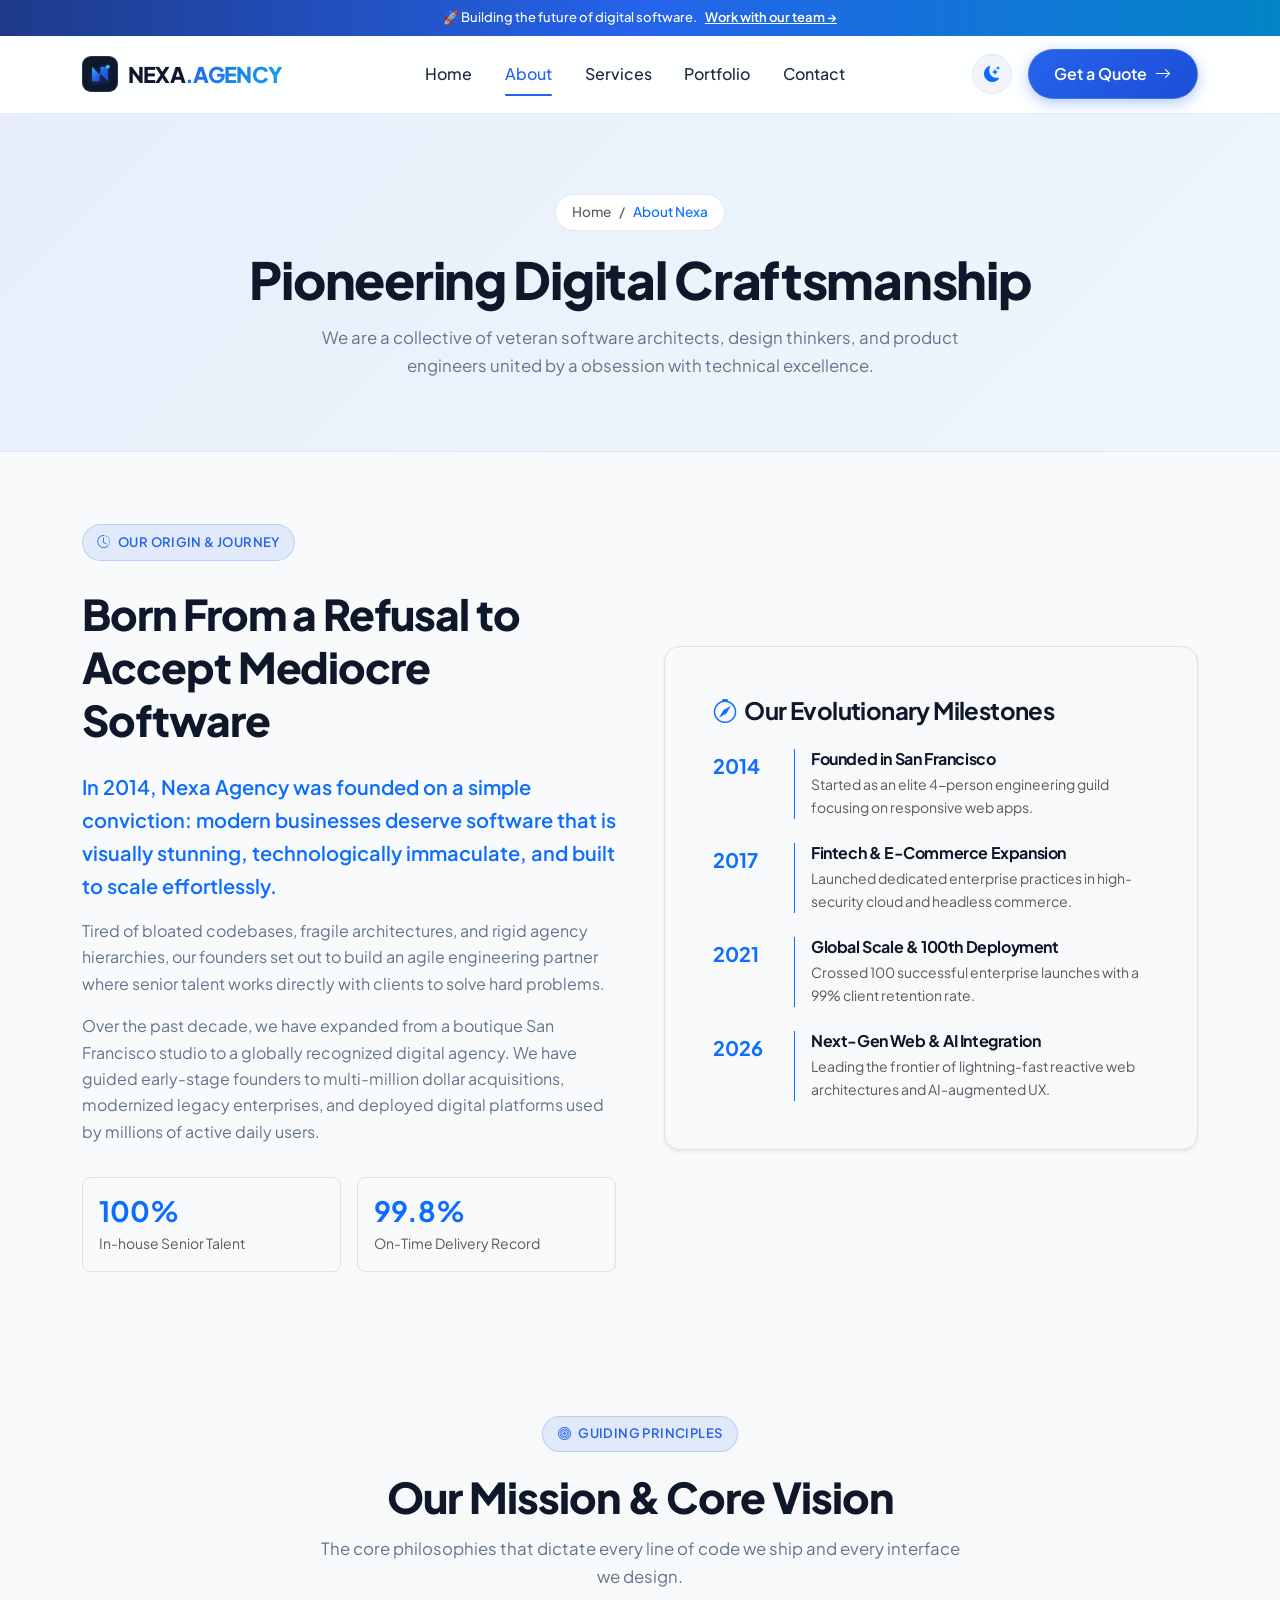
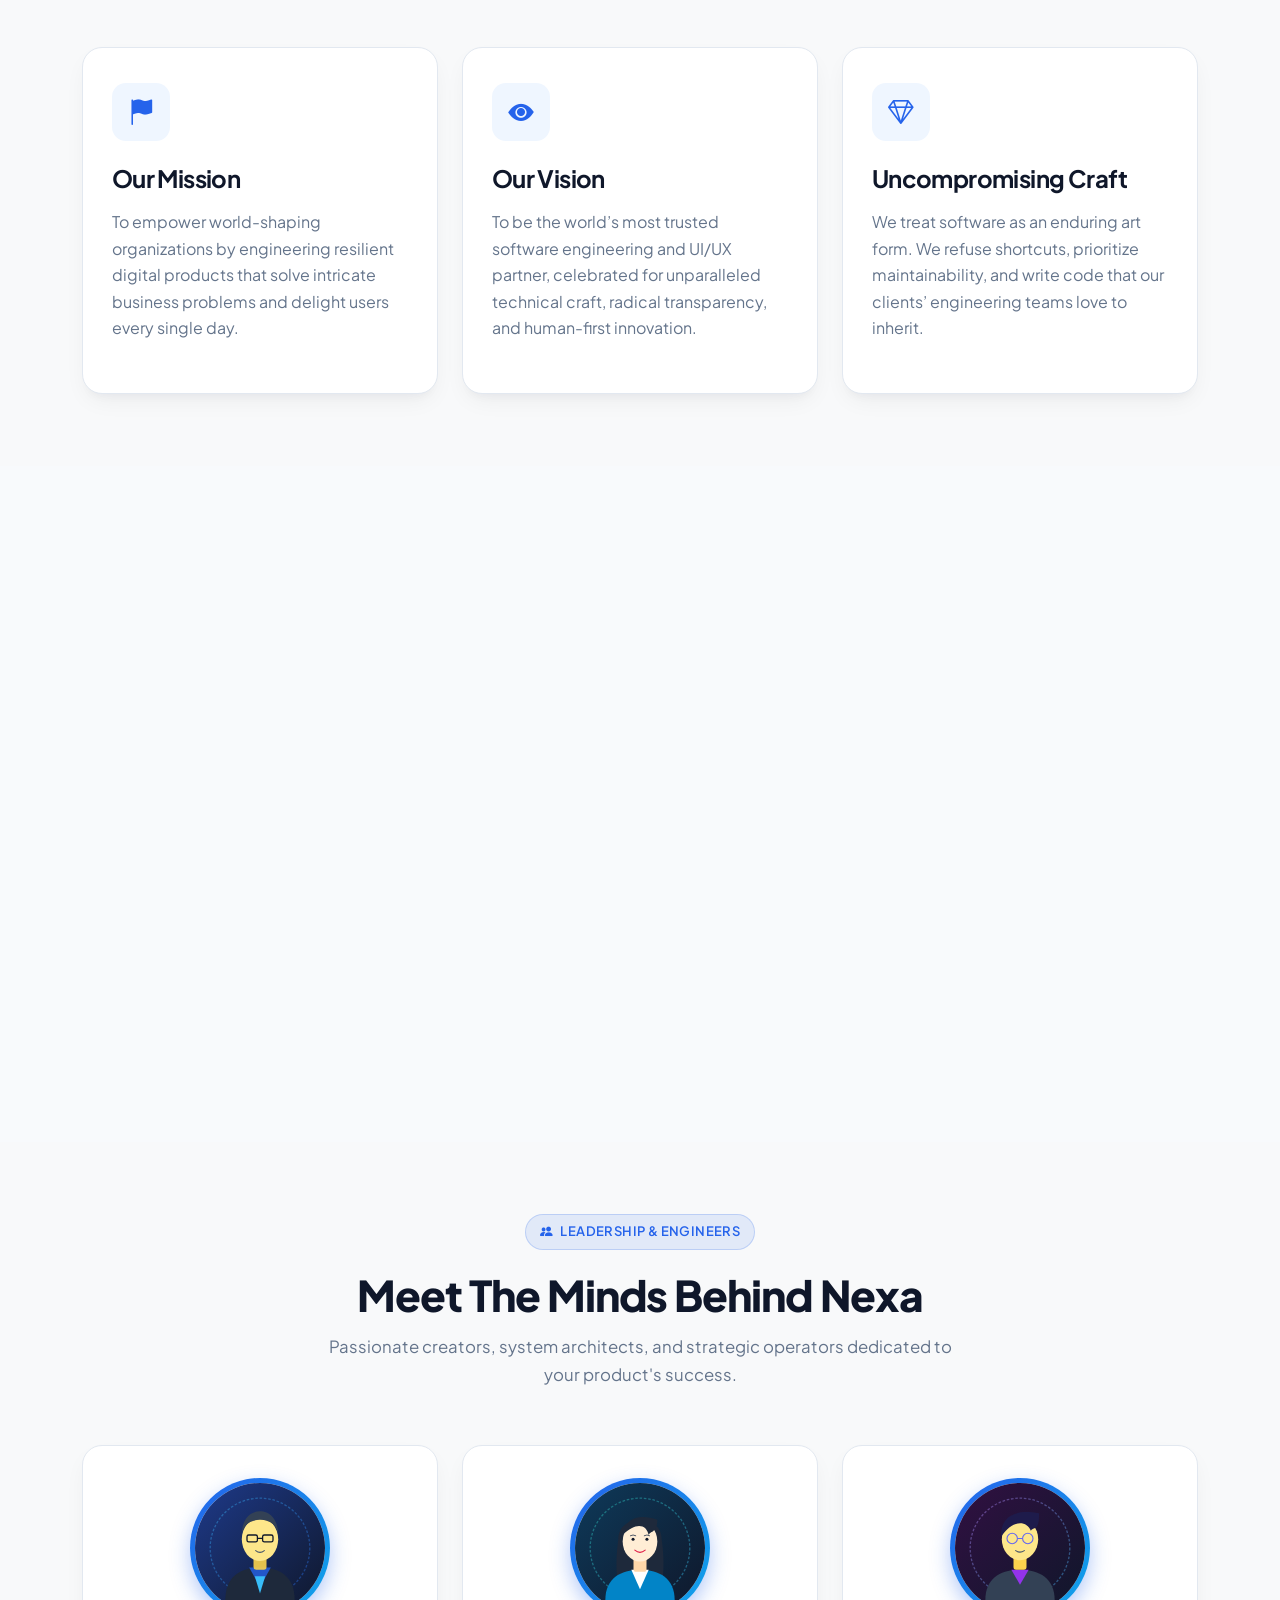
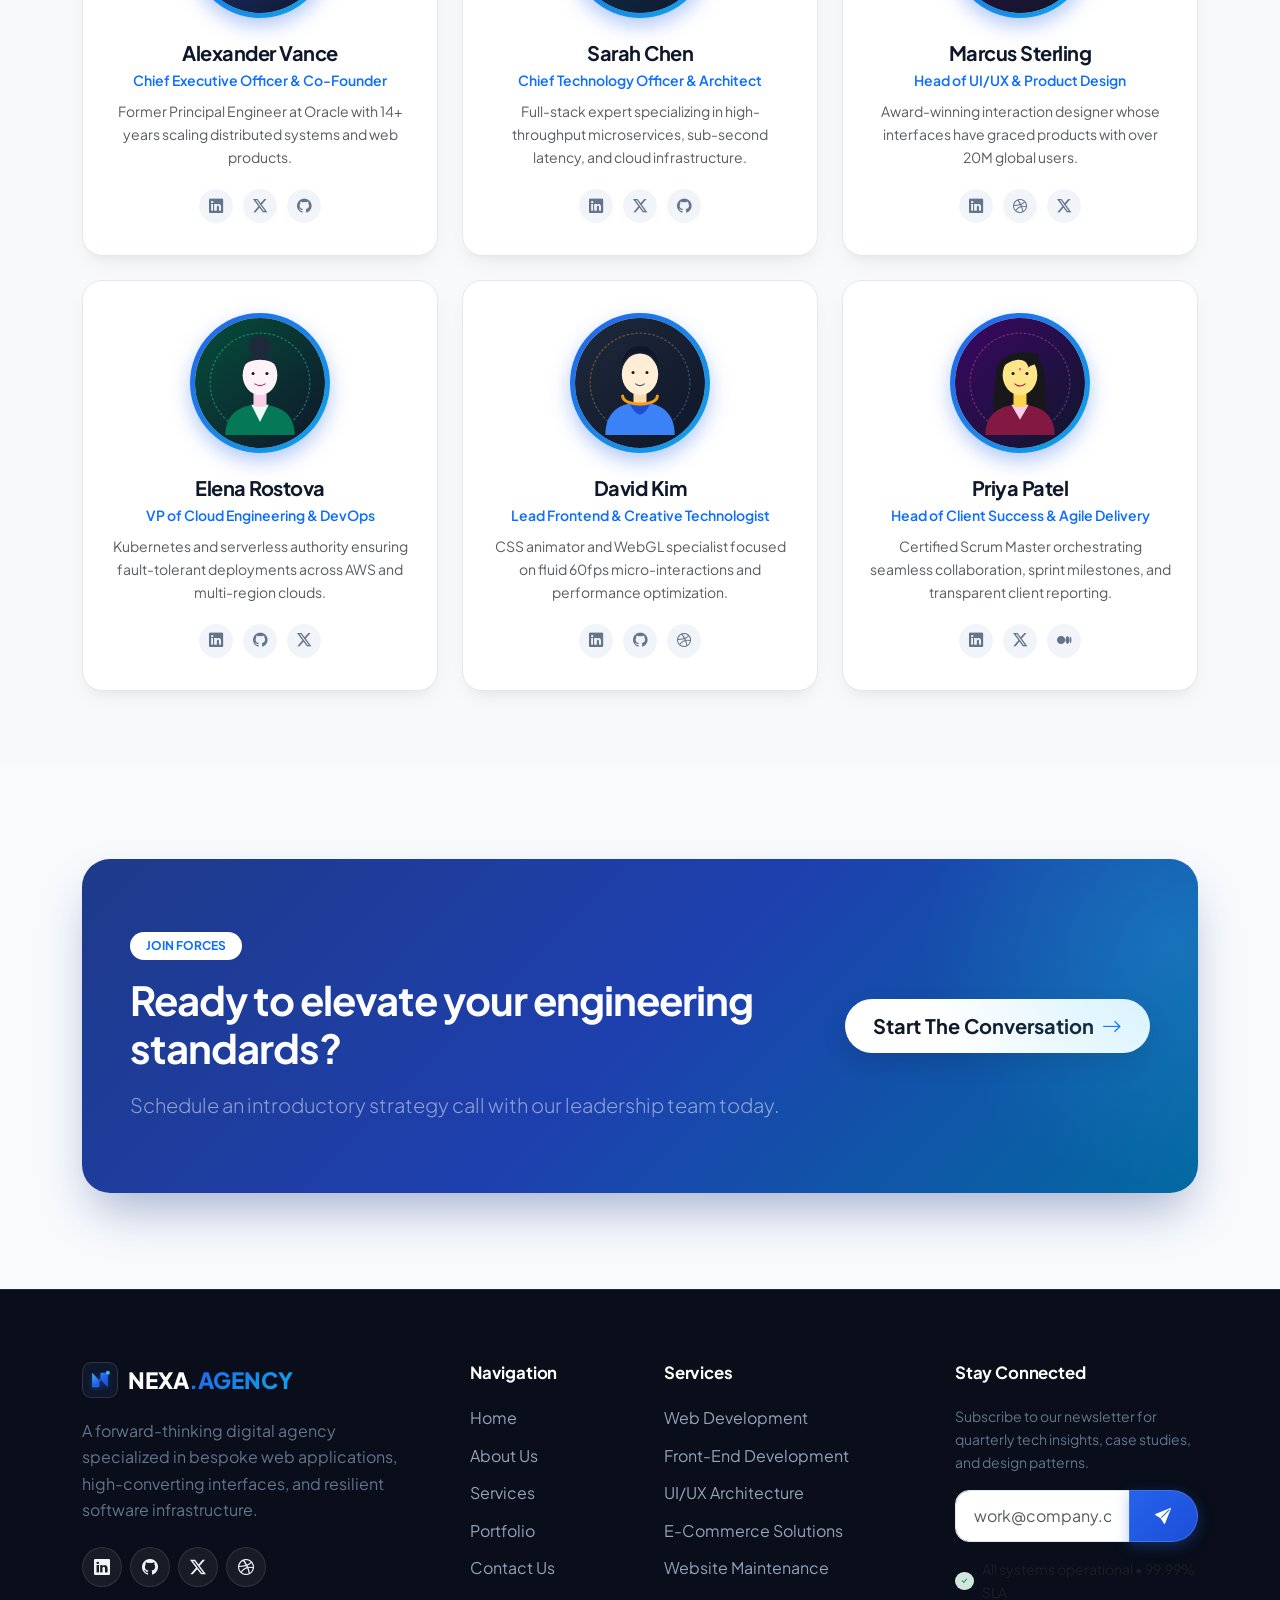
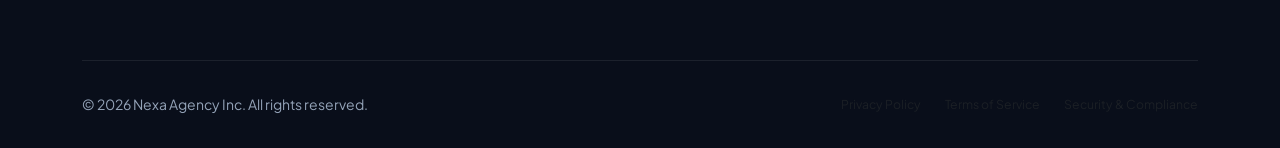
<file: about.html>
<!DOCTYPE html>
<html lang="en" data-bs-theme="light">
<head>
  <meta charset="UTF-8">
  <meta name="viewport" content="width=device-width, initial-scale=1.0">
  <title>About Us | Nexa Agency - Pioneering Software & Digital Design</title>
  <meta name="description" content="Discover the story, mission, and expert team behind Nexa Agency. We engineer transformative digital software solutions for market leaders.">
  <meta name="keywords" content="about nexa agency, software engineering team, digital agency, tech leadership, mission, vision">
  <meta name="author" content="Nexa Agency">

  <!-- Open Graph / Meta -->
  <meta property="og:type" content="website">
  <meta property="og:title" content="About Us | Nexa Agency">
  <meta property="og:description" content="Meet the minds behind Nexa Agency. Driven by craftsmanship, engineering rigor, and human-centric design.">
  <meta property="og:image" content="assets/images/project-finpulse.svg">

  <!-- Favicon -->
  <link rel="icon" type="image/svg+xml" href="assets/favicon.svg">

  <!-- Google Fonts: Plus Jakarta Sans -->
  <link rel="preconnect" href="https://fonts.googleapis.com">
  <link rel="preconnect" href="https://fonts.gstatic.com" crossorigin>
  <link href="https://fonts.googleapis.com/css2?family=Plus+Jakarta+Sans:wght@300;400;500;600;700;800&display=swap" rel="stylesheet">

  <!-- Bootstrap 5 CSS -->
  <link href="https://cdn.jsdelivr.net/npm/bootstrap@5.3.3/dist/css/bootstrap.min.css" rel="stylesheet" integrity="sha384-QWTKZyjpPEjISv5WaRU9OFeRpok6YctnYmDr5pNlyT2bRjXh0JMhjY6hW+ALEwIH" crossorigin="anonymous">

  <!-- Bootstrap Icons -->
  <link rel="stylesheet" href="https://cdn.jsdelivr.net/npm/bootstrap-icons@1.11.3/font/bootstrap-icons.min.css">

  <!-- Custom Stylesheet -->
  <link rel="stylesheet" href="css/style.css">
</head>
<body>

  <!-- Top Announcement Bar -->
  <div class="top-announcement">
    <span>🚀 Building the future of digital software. <a href="contact.html">Work with our team &rarr;</a></span>
  </div>

  <!-- Sticky Navbar -->
  <nav class="navbar navbar-expand-lg nexa-navbar" id="mainNav">
    <div class="container">
      <a class="navbar-brand" href="index.html">
        <img src="assets/favicon.svg" alt="Nexa Agency Logo" class="brand-icon">
        <span>NEXA<span class="gradient-text">.AGENCY</span></span>
      </a>

      <div class="d-flex align-items-center gap-2 d-lg-none">
        <button class="theme-toggle-btn" aria-label="Toggle theme">
          <i class="bi bi-moon-stars-fill"></i>
        </button>
        <button class="navbar-toggler border-0 p-2" type="button" data-bs-toggle="collapse" data-bs-target="#navbarContent" aria-controls="navbarContent" aria-expanded="false" aria-label="Toggle navigation">
          <i class="bi bi-list fs-2 text-primary"></i>
        </button>
      </div>

      <div class="collapse navbar-collapse" id="navbarContent">
        <ul class="navbar-nav mx-auto mb-2 mb-lg-0 gap-lg-1">
          <li class="nav-item">
            <a class="nav-link" href="index.html">Home</a>
          </li>
          <li class="nav-item">
            <a class="nav-link active" href="about.html">About</a>
          </li>
          <li class="nav-item">
            <a class="nav-link" href="services.html">Services</a>
          </li>
          <li class="nav-item">
            <a class="nav-link" href="portfolio.html">Portfolio</a>
          </li>
          <li class="nav-item">
            <a class="nav-link" href="contact.html">Contact</a>
          </li>
        </ul>

        <div class="d-flex align-items-center gap-3">
          <button class="theme-toggle-btn d-none d-lg-inline-flex" aria-label="Toggle theme" title="Toggle dark/light mode">
            <i class="bi bi-moon-stars-fill"></i>
          </button>
          <a href="contact.html" class="btn btn-nexa-primary">
            <span>Get a Quote</span>
            <i class="bi bi-arrow-right"></i>
          </a>
        </div>
      </div>
    </div>
  </nav>

  <!-- Page Header Banner -->
  <header class="page-banner">
    <div class="container">
      <div class="breadcrumb-custom mb-3">
        <a href="index.html" class="text-muted">Home</a>
        <span class="text-muted">/</span>
        <span class="text-primary">About Nexa</span>
      </div>
      <h1 class="page-title">Pioneering Digital Craftsmanship</h1>
      <p class="section-desc">
        We are a collective of veteran software architects, design thinkers, and product engineers united by a obsession with technical excellence.
      </p>
    </div>
  </header>

  <!-- Company Story Section -->
  <section class="py-5 my-4">
    <div class="container">
      <div class="row align-items-center g-5">
        <div class="col-lg-6 reveal">
          <div class="nexa-badge mb-3">
            <i class="bi bi-clock-history"></i>
            <span>Our Origin &amp; Journey</span>
          </div>
          <h2 class="section-title mb-4">Born From a Refusal to Accept Mediocre Software</h2>
          <p class="lead text-primary fw-semibold mb-3">
            In 2014, Nexa Agency was founded on a simple conviction: modern businesses deserve software that is visually stunning, technologically immaculate, and built to scale effortlessly.
          </p>
          <p>
            Tired of bloated codebases, fragile architectures, and rigid agency hierarchies, our founders set out to build an agile engineering partner where senior talent works directly with clients to solve hard problems.
          </p>
          <p>
            Over the past decade, we have expanded from a boutique San Francisco studio to a globally recognized digital agency. We have guided early-stage founders to multi-million dollar acquisitions, modernized legacy enterprises, and deployed digital platforms used by millions of active daily users.
          </p>

          <div class="row g-3 pt-3">
            <div class="col-sm-6">
              <div class="p-3 border rounded-3 bg-body-tertiary">
                <div class="h3 fw-bold text-primary mb-1">100%</div>
                <div class="small text-muted">In-house Senior Talent</div>
              </div>
            </div>
            <div class="col-sm-6">
              <div class="p-3 border rounded-3 bg-body-tertiary">
                <div class="h3 fw-bold text-primary mb-1">99.8%</div>
                <div class="small text-muted">On-Time Delivery Record</div>
              </div>
            </div>
          </div>
        </div>

        <div class="col-lg-6 reveal reveal-delay-1">
          <!-- Timeline Card -->
          <div class="p-4 p-md-5 rounded-4 border bg-body-tertiary shadow-sm">
            <h4 class="fw-bold mb-4 d-flex align-items-center gap-2">
              <i class="bi bi-compass text-primary"></i>
              <span>Our Evolutionary Milestones</span>
            </h4>

            <div class="d-flex flex-column gap-4">
              <div class="d-flex gap-3">
                <div class="fw-bold text-primary fs-5" style="min-width: 65px;">2014</div>
                <div class="border-start border-primary ps-3">
                  <h6 class="fw-bold mb-1">Founded in San Francisco</h6>
                  <p class="small text-muted mb-0">Started as an elite 4-person engineering guild focusing on responsive web apps.</p>
                </div>
              </div>

              <div class="d-flex gap-3">
                <div class="fw-bold text-primary fs-5" style="min-width: 65px;">2017</div>
                <div class="border-start border-primary ps-3">
                  <h6 class="fw-bold mb-1">Fintech &amp; E-Commerce Expansion</h6>
                  <p class="small text-muted mb-0">Launched dedicated enterprise practices in high-security cloud and headless commerce.</p>
                </div>
              </div>

              <div class="d-flex gap-3">
                <div class="fw-bold text-primary fs-5" style="min-width: 65px;">2021</div>
                <div class="border-start border-primary ps-3">
                  <h6 class="fw-bold mb-1">Global Scale &amp; 100th Deployment</h6>
                  <p class="small text-muted mb-0">Crossed 100 successful enterprise launches with a 99% client retention rate.</p>
                </div>
              </div>

              <div class="d-flex gap-3">
                <div class="fw-bold text-primary fs-5" style="min-width: 65px;">2026</div>
                <div class="border-start border-primary ps-3">
                  <h6 class="fw-bold mb-1">Next-Gen Web &amp; AI Integration</h6>
                  <p class="small text-muted mb-0">Leading the frontier of lightning-fast reactive web architectures and AI-augmented UX.</p>
                </div>
              </div>
            </div>
          </div>
        </div>
      </div>
    </div>
  </section>

  <!-- Mission, Vision & Values Section -->
  <section class="py-5 bg-body-tertiary">
    <div class="container py-4">
      <div class="section-header text-center reveal">
        <div class="nexa-badge mb-2">
          <i class="bi bi-bullseye"></i>
          <span>Guiding Principles</span>
        </div>
        <h2 class="section-title">Our Mission &amp; Core Vision</h2>
        <p class="section-desc">The core philosophies that dictate every line of code we ship and every interface we design.</p>
      </div>

      <div class="row g-4">
        <!-- Mission Card -->
        <div class="col-md-6 col-lg-4 reveal">
          <div class="nexa-card">
            <div class="icon-box">
              <i class="bi bi-flag-fill"></i>
            </div>
            <h4 class="mb-3">Our Mission</h4>
            <p>
              To empower world-shaping organizations by engineering resilient digital products that solve intricate business problems and delight users every single day.
            </p>
          </div>
        </div>

        <!-- Vision Card -->
        <div class="col-md-6 col-lg-4 reveal reveal-delay-1">
          <div class="nexa-card">
            <div class="icon-box">
              <i class="bi bi-eye-fill"></i>
            </div>
            <h4 class="mb-3">Our Vision</h4>
            <p>
              To be the world’s most trusted software engineering and UI/UX partner, celebrated for unparalleled technical craft, radical transparency, and human-first innovation.
            </p>
          </div>
        </div>

        <!-- Values Card -->
        <div class="col-md-6 col-lg-4 reveal reveal-delay-2">
          <div class="nexa-card">
            <div class="icon-box">
              <i class="bi bi-gem"></i>
            </div>
            <h4 class="mb-3">Uncompromising Craft</h4>
            <p>
              We treat software as an enduring art form. We refuse shortcuts, prioritize maintainability, and write code that our clients’ engineering teams love to inherit.
            </p>
          </div>
        </div>
      </div>
    </div>
  </section>

  <!-- Why Choose Us Section -->
  <section class="py-5 my-5">
    <div class="container">
      <div class="section-header text-center reveal">
        <div class="nexa-badge mb-2">
          <i class="bi bi-award-fill"></i>
          <span>The Nexa Advantage</span>
        </div>
        <h2 class="section-title">Why Leading Brands Choose Us</h2>
        <p class="section-desc">How our collaborative methodology beats traditional slow agency models.</p>
      </div>

      <div class="row g-4 align-items-stretch">
        <div class="col-md-6 col-lg-3 reveal">
          <div class="p-4 rounded-4 border bg-card h-100 shadow-sm text-center">
            <div class="icon-box mx-auto">
              <i class="bi bi-speedometer2"></i>
            </div>
            <h5 class="fw-bold mb-2">Agile Sprint Velocity</h5>
            <p class="small text-muted mb-0">Bi-weekly clickable demos. You see tangible working software every 14 days, never waiting months in the dark.</p>
          </div>
        </div>

        <div class="col-md-6 col-lg-3 reveal reveal-delay-1">
          <div class="p-4 rounded-4 border bg-card h-100 shadow-sm text-center">
            <div class="icon-box mx-auto">
              <i class="bi bi-key-fill"></i>
            </div>
            <h5 class="fw-bold mb-2">100% IP Ownership</h5>
            <p class="small text-muted mb-0">All code, designs, and cloud infrastructure assets belong exclusively to you from day one with zero lock-in.</p>
          </div>
        </div>

        <div class="col-md-6 col-lg-3 reveal reveal-delay-2">
          <div class="p-4 rounded-4 border bg-card h-100 shadow-sm text-center">
            <div class="icon-box mx-auto">
              <i class="bi bi-shield-lock-fill"></i>
            </div>
            <h5 class="fw-bold mb-2">Security-First Architecture</h5>
            <p class="small text-muted mb-0">Built-in OWASP compliance, SOC2-aligned pipelines, automated penetration testing, and encrypted data layers.</p>
          </div>
        </div>

        <div class="col-md-6 col-lg-3 reveal reveal-delay-3">
          <div class="p-4 rounded-4 border bg-card h-100 shadow-sm text-center">
            <div class="icon-box mx-auto">
              <i class="bi bi-headset"></i>
            </div>
            <h5 class="fw-bold mb-2">Post-Launch Warranty</h5>
            <p class="small text-muted mb-0">We don’t abandon you upon launch. Every build includes a 60-day bug warranty and ongoing SLA support.</p>
          </div>
        </div>
      </div>
    </div>
  </section>

  <!-- Team Members Section -->
  <section class="py-5 bg-body-tertiary">
    <div class="container py-4">
      <div class="section-header text-center reveal">
        <div class="nexa-badge mb-2">
          <i class="bi bi-people-fill"></i>
          <span>Leadership &amp; Engineers</span>
        </div>
        <h2 class="section-title">Meet The Minds Behind Nexa</h2>
        <p class="section-desc">Passionate creators, system architects, and strategic operators dedicated to your product's success.</p>
      </div>

      <div class="row g-4">
        <!-- Team 1 -->
        <div class="col-md-6 col-lg-4 reveal">
          <div class="team-card">
            <div class="team-avatar-wrapper">
              <img src="assets/images/team-1.svg" alt="Alexander Vance">
            </div>
            <h5 class="fw-bold mb-1">Alexander Vance</h5>
            <div class="text-primary fw-semibold small mb-2">Chief Executive Officer &amp; Co-Founder</div>
            <p class="small text-muted mb-3">Former Principal Engineer at Oracle with 14+ years scaling distributed systems and web products.</p>
            <div class="team-socials">
              <a href="#" class="team-social-link" aria-label="LinkedIn"><i class="bi bi-linkedin"></i></a>
              <a href="#" class="team-social-link" aria-label="Twitter"><i class="bi bi-twitter-x"></i></a>
              <a href="#" class="team-social-link" aria-label="GitHub"><i class="bi bi-github"></i></a>
            </div>
          </div>
        </div>

        <!-- Team 2 -->
        <div class="col-md-6 col-lg-4 reveal reveal-delay-1">
          <div class="team-card">
            <div class="team-avatar-wrapper">
              <img src="assets/images/team-2.svg" alt="Sarah Chen">
            </div>
            <h5 class="fw-bold mb-1">Sarah Chen</h5>
            <div class="text-primary fw-semibold small mb-2">Chief Technology Officer &amp; Architect</div>
            <p class="small text-muted mb-3">Full-stack expert specializing in high-throughput microservices, sub-second latency, and cloud infrastructure.</p>
            <div class="team-socials">
              <a href="#" class="team-social-link" aria-label="LinkedIn"><i class="bi bi-linkedin"></i></a>
              <a href="#" class="team-social-link" aria-label="Twitter"><i class="bi bi-twitter-x"></i></a>
              <a href="#" class="team-social-link" aria-label="GitHub"><i class="bi bi-github"></i></a>
            </div>
          </div>
        </div>

        <!-- Team 3 -->
        <div class="col-md-6 col-lg-4 reveal reveal-delay-2">
          <div class="team-card">
            <div class="team-avatar-wrapper">
              <img src="assets/images/team-3.svg" alt="Marcus Sterling">
            </div>
            <h5 class="fw-bold mb-1">Marcus Sterling</h5>
            <div class="text-primary fw-semibold small mb-2">Head of UI/UX &amp; Product Design</div>
            <p class="small text-muted mb-3">Award-winning interaction designer whose interfaces have graced products with over 20M global users.</p>
            <div class="team-socials">
              <a href="#" class="team-social-link" aria-label="LinkedIn"><i class="bi bi-linkedin"></i></a>
              <a href="#" class="team-social-link" aria-label="Dribbble"><i class="bi bi-dribbble"></i></a>
              <a href="#" class="team-social-link" aria-label="Twitter"><i class="bi bi-twitter-x"></i></a>
            </div>
          </div>
        </div>

        <!-- Team 4 -->
        <div class="col-md-6 col-lg-4 reveal">
          <div class="team-card">
            <div class="team-avatar-wrapper">
              <img src="assets/images/team-4.svg" alt="Elena Rostova">
            </div>
            <h5 class="fw-bold mb-1">Elena Rostova</h5>
            <div class="text-primary fw-semibold small mb-2">VP of Cloud Engineering &amp; DevOps</div>
            <p class="small text-muted mb-3">Kubernetes and serverless authority ensuring fault-tolerant deployments across AWS and multi-region clouds.</p>
            <div class="team-socials">
              <a href="#" class="team-social-link" aria-label="LinkedIn"><i class="bi bi-linkedin"></i></a>
              <a href="#" class="team-social-link" aria-label="GitHub"><i class="bi bi-github"></i></a>
              <a href="#" class="team-social-link" aria-label="Twitter"><i class="bi bi-twitter-x"></i></a>
            </div>
          </div>
        </div>

        <!-- Team 5 -->
        <div class="col-md-6 col-lg-4 reveal reveal-delay-1">
          <div class="team-card">
            <div class="team-avatar-wrapper">
              <img src="assets/images/team-5.svg" alt="David Kim">
            </div>
            <h5 class="fw-bold mb-1">David Kim</h5>
            <div class="text-primary fw-semibold small mb-2">Lead Frontend &amp; Creative Technologist</div>
            <p class="small text-muted mb-3">CSS animator and WebGL specialist focused on fluid 60fps micro-interactions and performance optimization.</p>
            <div class="team-socials">
              <a href="#" class="team-social-link" aria-label="LinkedIn"><i class="bi bi-linkedin"></i></a>
              <a href="#" class="team-social-link" aria-label="GitHub"><i class="bi bi-github"></i></a>
              <a href="#" class="team-social-link" aria-label="Dribbble"><i class="bi bi-dribbble"></i></a>
            </div>
          </div>
        </div>

        <!-- Team 6 -->
        <div class="col-md-6 col-lg-4 reveal reveal-delay-2">
          <div class="team-card">
            <div class="team-avatar-wrapper">
              <img src="assets/images/team-6.svg" alt="Priya Patel">
            </div>
            <h5 class="fw-bold mb-1">Priya Patel</h5>
            <div class="text-primary fw-semibold small mb-2">Head of Client Success &amp; Agile Delivery</div>
            <p class="small text-muted mb-3">Certified Scrum Master orchestrating seamless collaboration, sprint milestones, and transparent client reporting.</p>
            <div class="team-socials">
              <a href="#" class="team-social-link" aria-label="LinkedIn"><i class="bi bi-linkedin"></i></a>
              <a href="#" class="team-social-link" aria-label="Twitter"><i class="bi bi-twitter-x"></i></a>
              <a href="#" class="team-social-link" aria-label="Medium"><i class="bi bi-medium"></i></a>
            </div>
          </div>
        </div>
      </div>
    </div>
  </section>

  <!-- CTA Banner Section -->
  <section class="py-5 my-5">
    <div class="container">
      <div class="cta-banner reveal">
        <div class="row align-items-center g-4">
          <div class="col-lg-8">
            <span class="badge bg-white text-primary px-3 py-2 rounded-pill fw-bold mb-3">JOIN FORCES</span>
            <h2 class="display-6 fw-bold mb-3 text-white">Ready to elevate your engineering standards?</h2>
            <p class="lead mb-0 text-white-50">
              Schedule an introductory strategy call with our leadership team today.
            </p>
          </div>
          <div class="col-lg-4 text-lg-end">
            <a href="contact.html" class="btn btn-nexa-white btn-lg">
              <span>Start The Conversation</span>
              <i class="bi bi-arrow-right text-primary"></i>
            </a>
          </div>
        </div>
      </div>
    </div>
  </section>

  <!-- Professional Footer -->
  <footer class="nexa-footer">
    <div class="container">
      <div class="row g-5">
        <div class="col-lg-4">
          <a href="index.html" class="footer-brand">
            <img src="assets/favicon.svg" alt="Nexa Agency" width="36" height="36">
            <span>NEXA<span class="gradient-text">.AGENCY</span></span>
          </a>
          <p class="mb-4">
            A forward-thinking digital agency specialized in bespoke web applications, high-converting interfaces, and resilient software infrastructure.
          </p>
          <div class="d-flex gap-2">
            <a href="https://linkedin.com" target="_blank" rel="noopener" class="footer-social-btn" aria-label="LinkedIn"><i class="bi bi-linkedin"></i></a>
            <a href="https://github.com" target="_blank" rel="noopener" class="footer-social-btn" aria-label="GitHub"><i class="bi bi-github"></i></a>
            <a href="https://twitter.com" target="_blank" rel="noopener" class="footer-social-btn" aria-label="Twitter"><i class="bi bi-twitter-x"></i></a>
            <a href="https://dribbble.com" target="_blank" rel="noopener" class="footer-social-btn" aria-label="Dribbble"><i class="bi bi-dribbble"></i></a>
          </div>
        </div>

        <div class="col-6 col-md-3 col-lg-2">
          <h5 class="footer-title">Navigation</h5>
          <ul class="footer-links">
            <li><a href="index.html">Home</a></li>
            <li><a href="about.html">About Us</a></li>
            <li><a href="services.html">Services</a></li>
            <li><a href="portfolio.html">Portfolio</a></li>
            <li><a href="contact.html">Contact Us</a></li>
          </ul>
        </div>

        <div class="col-6 col-md-3 col-lg-3">
          <h5 class="footer-title">Services</h5>
          <ul class="footer-links">
            <li><a href="services.html">Web Development</a></li>
            <li><a href="services.html">Front-End Development</a></li>
            <li><a href="services.html">UI/UX Architecture</a></li>
            <li><a href="services.html">E-Commerce Solutions</a></li>
            <li><a href="services.html">Website Maintenance</a></li>
          </ul>
        </div>

        <div class="col-md-6 col-lg-3">
          <h5 class="footer-title">Stay Connected</h5>
          <p class="small mb-3">Subscribe to our newsletter for quarterly tech insights, case studies, and design patterns.</p>
          <form class="newsletter-form mb-3">
            <div class="input-group">
              <input type="email" class="form-control" placeholder="work@company.com" required aria-label="Work Email">
              <button class="btn btn-nexa-primary" type="submit" aria-label="Subscribe">
                <i class="bi bi-send-fill"></i>
              </button>
            </div>
          </form>
          <div class="d-flex align-items-center gap-2 small text-muted">
            <span class="badge bg-success-subtle text-success p-1 rounded-circle"><i class="bi bi-check"></i></span>
            <span>All systems operational • 99.99% SLA</span>
          </div>
        </div>
      </div>

      <div class="footer-bottom d-flex flex-column flex-md-row justify-content-between align-items-center gap-3">
        <div>
          &copy; 2026 Nexa Agency Inc. All rights reserved.
        </div>
        <div class="d-flex gap-4">
          <a href="about.html" class="text-muted small">Privacy Policy</a>
          <a href="about.html" class="text-muted small">Terms of Service</a>
          <a href="contact.html" class="text-muted small">Security &amp; Compliance</a>
        </div>
      </div>
    </div>
  </footer>

  <!-- Back to Top Button -->
  <button id="backToTopBtn" class="back-to-top" aria-label="Back to top" title="Back to top">
    <i class="bi bi-chevron-up"></i>
  </button>

  <!-- Bootstrap 5 Bundle JS -->
  <script src="https://cdn.jsdelivr.net/npm/bootstrap@5.3.3/dist/js/bootstrap.bundle.min.js" integrity="sha384-YvpcrYf0tY3lHB60NNkmXc5s9fDVZLESaAA55NDzOxhy9GkcIdslK1eN7N6jIeHz" crossorigin="anonymous"></script>

  <!-- Main Custom Script -->
  <script src="js/main.js"></script>
</body>
</html>
</file>
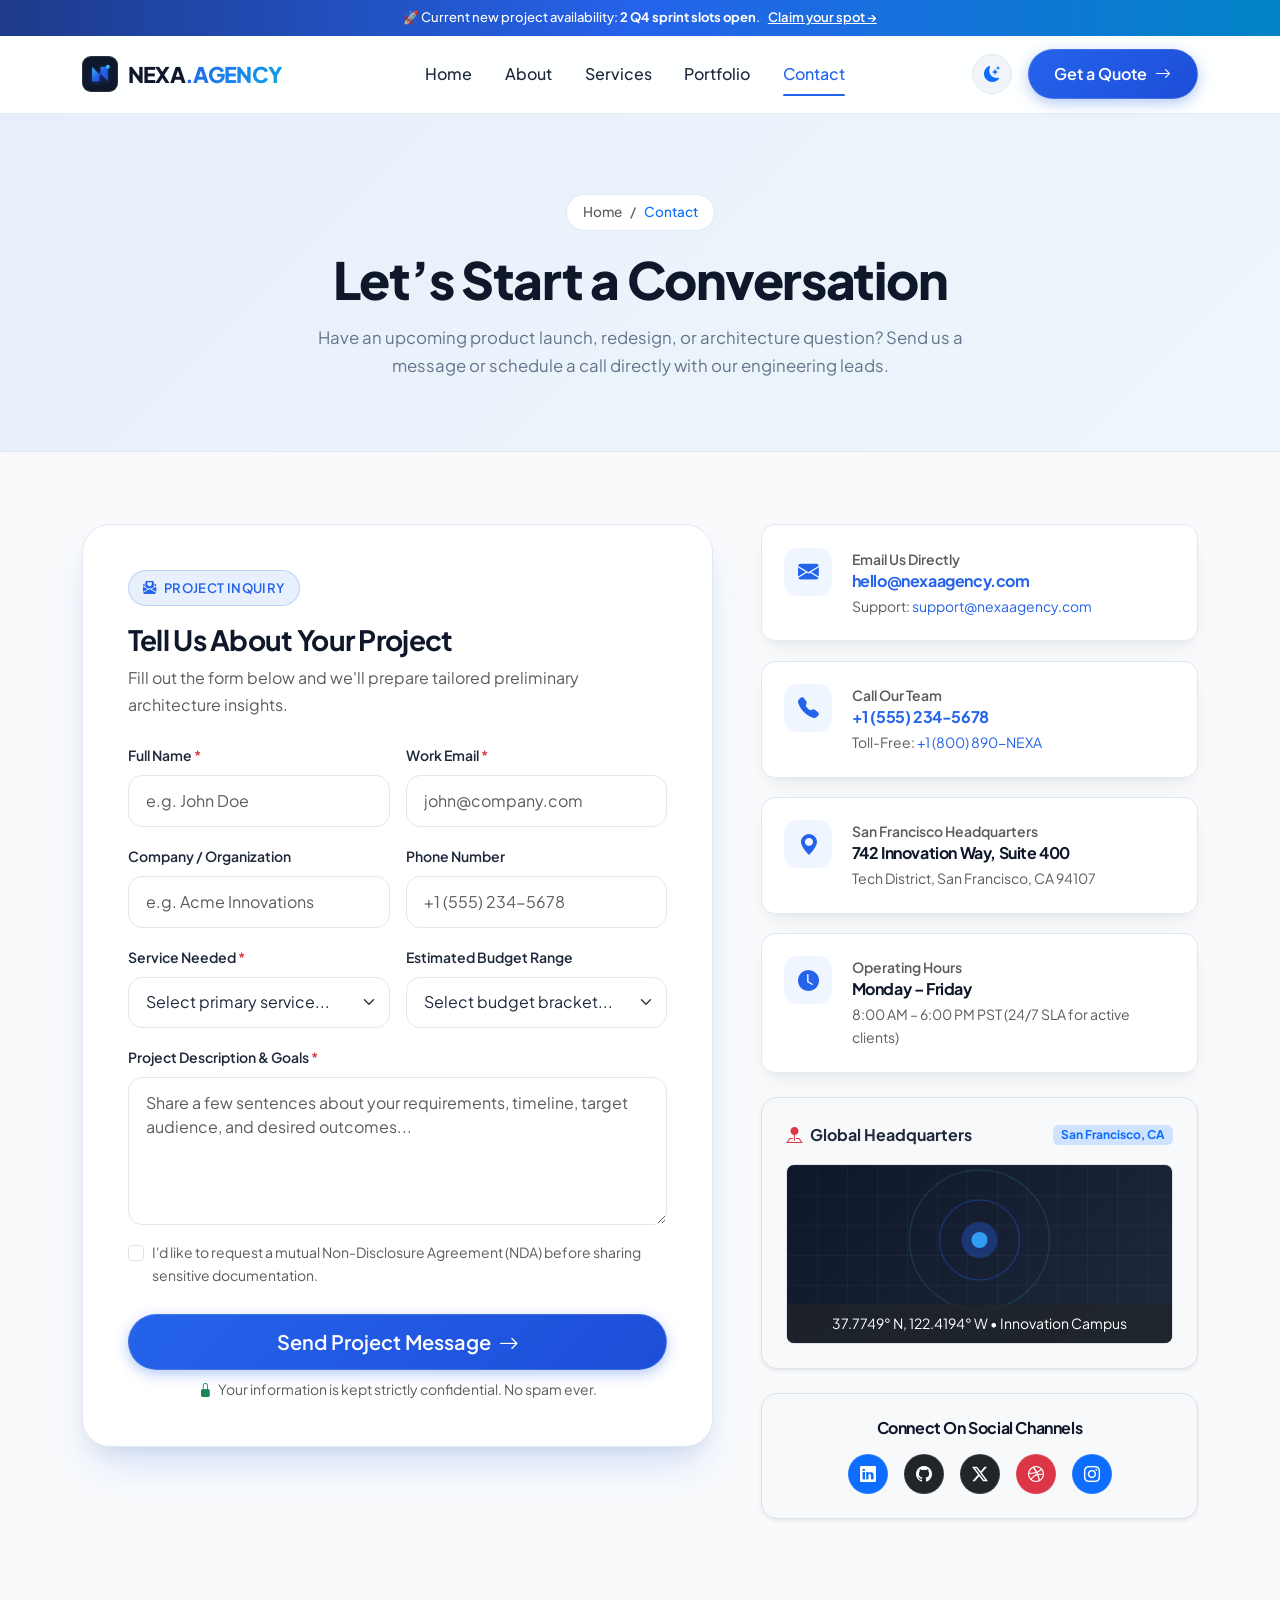
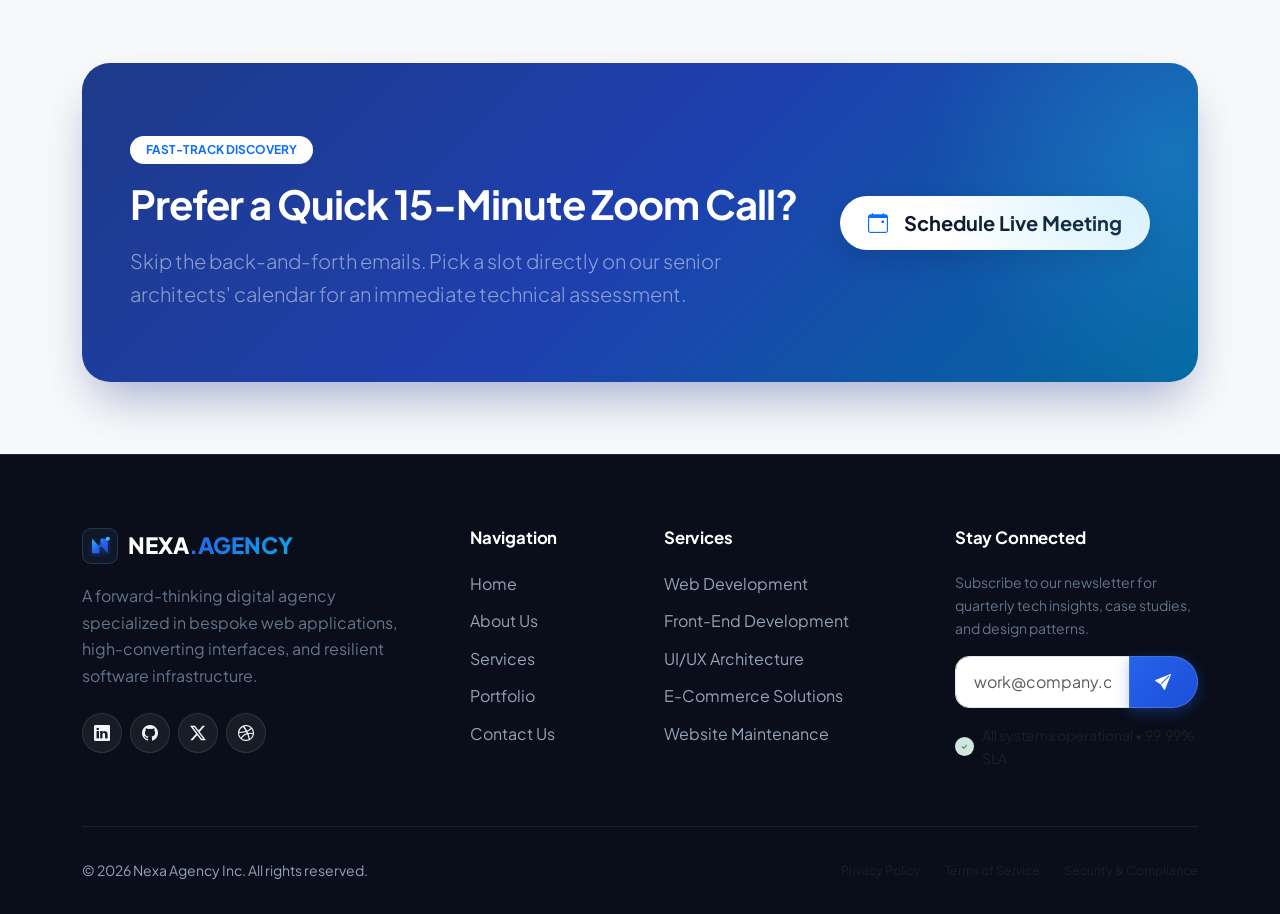
<file: contact.html>
<!DOCTYPE html>
<html lang="en" data-bs-theme="light">
<head>
  <meta charset="UTF-8">
  <meta name="viewport" content="width=device-width, initial-scale=1.0">
  <title>Contact Us | Nexa Agency - Let's Start a Conversation</title>
  <meta name="description" content="Get in touch with Nexa Agency. Request a project proposal, schedule a free discovery call, or visit our San Francisco headquarters.">
  <meta name="keywords" content="contact nexa agency, hire web developers, software development agency contact, request a quote, project discovery call">
  <meta name="author" content="Nexa Agency">

  <!-- Open Graph / Meta -->
  <meta property="og:type" content="website">
  <meta property="og:title" content="Contact Us | Nexa Agency">
  <meta property="og:description" content="Reach out to our leadership team. We respond within 24 hours with actionable technical guidance.">
  <meta property="og:image" content="assets/images/project-finpulse.svg">

  <!-- Favicon -->
  <link rel="icon" type="image/svg+xml" href="assets/favicon.svg">

  <!-- Google Fonts: Plus Jakarta Sans -->
  <link rel="preconnect" href="https://fonts.googleapis.com">
  <link rel="preconnect" href="https://fonts.gstatic.com" crossorigin>
  <link href="https://fonts.googleapis.com/css2?family=Plus+Jakarta+Sans:wght@300;400;500;600;700;800&display=swap" rel="stylesheet">

  <!-- Bootstrap 5 CSS -->
  <link href="https://cdn.jsdelivr.net/npm/bootstrap@5.3.3/dist/css/bootstrap.min.css" rel="stylesheet" integrity="sha384-QWTKZyjpPEjISv5WaRU9OFeRpok6YctnYmDr5pNlyT2bRjXh0JMhjY6hW+ALEwIH" crossorigin="anonymous">

  <!-- Bootstrap Icons -->
  <link rel="stylesheet" href="https://cdn.jsdelivr.net/npm/bootstrap-icons@1.11.3/font/bootstrap-icons.min.css">

  <!-- Custom Stylesheet -->
  <link rel="stylesheet" href="css/style.css">
</head>
<body>

  <!-- Top Announcement Bar -->
  <div class="top-announcement">
    <span>🚀 Current new project availability: <strong>2 Q4 sprint slots open</strong>. <a href="#contactForm">Claim your spot &rarr;</a></span>
  </div>

  <!-- Sticky Navbar -->
  <nav class="navbar navbar-expand-lg nexa-navbar" id="mainNav">
    <div class="container">
      <a class="navbar-brand" href="index.html">
        <img src="assets/favicon.svg" alt="Nexa Agency Logo" class="brand-icon">
        <span>NEXA<span class="gradient-text">.AGENCY</span></span>
      </a>

      <div class="d-flex align-items-center gap-2 d-lg-none">
        <button class="theme-toggle-btn" aria-label="Toggle theme">
          <i class="bi bi-moon-stars-fill"></i>
        </button>
        <button class="navbar-toggler border-0 p-2" type="button" data-bs-toggle="collapse" data-bs-target="#navbarContent" aria-controls="navbarContent" aria-expanded="false" aria-label="Toggle navigation">
          <i class="bi bi-list fs-2 text-primary"></i>
        </button>
      </div>

      <div class="collapse navbar-collapse" id="navbarContent">
        <ul class="navbar-nav mx-auto mb-2 mb-lg-0 gap-lg-1">
          <li class="nav-item">
            <a class="nav-link" href="index.html">Home</a>
          </li>
          <li class="nav-item">
            <a class="nav-link" href="about.html">About</a>
          </li>
          <li class="nav-item">
            <a class="nav-link" href="services.html">Services</a>
          </li>
          <li class="nav-item">
            <a class="nav-link" href="portfolio.html">Portfolio</a>
          </li>
          <li class="nav-item">
            <a class="nav-link active" href="contact.html">Contact</a>
          </li>
        </ul>

        <div class="d-flex align-items-center gap-3">
          <button class="theme-toggle-btn d-none d-lg-inline-flex" aria-label="Toggle theme" title="Toggle dark/light mode">
            <i class="bi bi-moon-stars-fill"></i>
          </button>
          <a href="#contactForm" class="btn btn-nexa-primary">
            <span>Get a Quote</span>
            <i class="bi bi-arrow-right"></i>
          </a>
        </div>
      </div>
    </div>
  </nav>

  <!-- Page Header Banner -->
  <header class="page-banner">
    <div class="container">
      <div class="breadcrumb-custom mb-3">
        <a href="index.html" class="text-muted">Home</a>
        <span class="text-muted">/</span>
        <span class="text-primary">Contact</span>
      </div>
      <h1 class="page-title">Let’s Start a Conversation</h1>
      <p class="section-desc">
        Have an upcoming product launch, redesign, or architecture question? Send us a message or schedule a call directly with our engineering leads.
      </p>
    </div>
  </header>

  <!-- Main Contact Section -->
  <section class="py-5 my-4">
    <div class="container">

      <!-- Success Feedback Alert Container -->
      <div id="formSuccessAlert" class="alert alert-success border-0 shadow-lg rounded-4 p-4 mb-5 d-none reveal" role="alert">
        <div class="d-flex align-items-center gap-3">
          <div class="p-3 rounded-circle bg-success text-white fs-4">
            <i class="bi bi-check2-circle"></i>
          </div>
          <div>
            <h5 class="alert-heading fw-bold mb-1">Message Sent Successfully!</h5>
            <p class="mb-0 text-success-emphasis">
              Thank you for reaching out to Nexa Agency. One of our senior partners will review your requirements and respond within 24 hours.
            </p>
          </div>
        </div>
      </div>

      <div class="row g-5">

        <!-- Left Column: Contact Form -->
        <div class="col-lg-7 reveal" id="contactForm">
          <div class="contact-form-card">
            <div class="nexa-badge mb-3">
              <i class="bi bi-envelope-paper-heart-fill"></i>
              <span>Project Inquiry</span>
            </div>
            <h3 class="fw-bold mb-2">Tell Us About Your Project</h3>
            <p class="text-muted mb-4">Fill out the form below and we'll prepare tailored preliminary architecture insights.</p>

            <form id="nexaContactForm" class="needs-validation" novalidate>
              <div class="row g-3">
                <!-- Full Name -->
                <div class="col-md-6">
                  <label for="contactName" class="form-label fw-semibold small">Full Name <span class="text-danger">*</span></label>
                  <input type="text" class="form-control" id="contactName" placeholder="e.g. John Doe" required>
                  <div class="invalid-feedback">Please enter your full name.</div>
                </div>

                <!-- Email -->
                <div class="col-md-6">
                  <label for="contactEmail" class="form-label fw-semibold small">Work Email <span class="text-danger">*</span></label>
                  <input type="email" class="form-control" id="contactEmail" placeholder="john@company.com" required>
                  <div class="invalid-feedback">Please provide a valid work email address.</div>
                </div>

                <!-- Company -->
                <div class="col-md-6">
                  <label for="contactCompany" class="form-label fw-semibold small">Company / Organization</label>
                  <input type="text" class="form-control" id="contactCompany" placeholder="e.g. Acme Innovations">
                </div>

                <!-- Phone Placeholder -->
                <div class="col-md-6">
                  <label for="contactPhone" class="form-label fw-semibold small">Phone Number</label>
                  <input type="tel" class="form-control" id="contactPhone" placeholder="+1 (555) 234-5678">
                </div>

                <!-- Service Needed -->
                <div class="col-md-6">
                  <label for="contactService" class="form-label fw-semibold small">Service Needed <span class="text-danger">*</span></label>
                  <select class="form-select" id="contactService" required>
                    <option value="" selected disabled>Select primary service...</option>
                    <option value="web-dev">Web Development</option>
                    <option value="frontend">Front-End Development</option>
                    <option value="ui-ux">UI/UX Design &amp; Prototyping</option>
                    <option value="ecommerce">E-Commerce Solutions</option>
                    <option value="maintenance">Website Maintenance &amp; SLA</option>
                    <option value="consultation">Full-Stack Digital Strategy</option>
                  </select>
                  <div class="invalid-feedback">Please select a service category.</div>
                </div>

                <!-- Estimated Budget -->
                <div class="col-md-6">
                  <label for="contactBudget" class="form-label fw-semibold small">Estimated Budget Range</label>
                  <select class="form-select" id="contactBudget">
                    <option value="" selected disabled>Select budget bracket...</option>
                    <option value="bracket-1">$5,000 - $10,000</option>
                    <option value="bracket-2">$10,000 - $25,000</option>
                    <option value="bracket-3">$25,000 - $50,000</option>
                    <option value="bracket-4">$50,000+</option>
                  </select>
                </div>

                <!-- Message -->
                <div class="col-12">
                  <label for="contactMessage" class="form-label fw-semibold small">Project Description &amp; Goals <span class="text-danger">*</span></label>
                  <textarea class="form-control" id="contactMessage" rows="5" placeholder="Share a few sentences about your requirements, timeline, target audience, and desired outcomes..." required></textarea>
                  <div class="invalid-feedback">Please tell us a bit about your project.</div>
                </div>

                <!-- NDA agreement check -->
                <div class="col-12">
                  <div class="form-check">
                    <input class="form-check-input" type="checkbox" id="ndaCheck">
                    <label class="form-check-label small text-muted" for="ndaCheck">
                      I'd like to request a mutual Non-Disclosure Agreement (NDA) before sharing sensitive documentation.
                    </label>
                  </div>
                </div>

                <!-- Submit Button -->
                <div class="col-12 pt-2">
                  <button type="submit" class="btn btn-nexa-primary btn-lg w-100 justify-content-center">
                    <span>Send Project Message</span>
                    <i class="bi bi-arrow-right"></i>
                  </button>
                  <div class="text-center small text-muted mt-2">
                    <i class="bi bi-lock-fill text-success me-1"></i> Your information is kept strictly confidential. No spam ever.
                  </div>
                </div>
              </div>
            </form>
          </div>
        </div>

        <!-- Right Column: Contact Details, Coordinates, & Direct Channels -->
        <div class="col-lg-5 reveal reveal-delay-1">

          <!-- Email Card -->
          <div class="contact-info-card">
            <div class="icon-box mb-0 flex-shrink-0" style="width: 48px; height: 48px; font-size: 1.3rem;">
              <i class="bi bi-envelope-fill"></i>
            </div>
            <div>
              <div class="small text-muted fw-semibold">Email Us Directly</div>
              <h6 class="fw-bold mb-1">
                <a href="mailto:hello@nexaagency.com" class="text-heading">hello@nexaagency.com</a>
              </h6>
              <div class="small text-muted">Support: <a href="mailto:support@nexaagency.com">support@nexaagency.com</a></div>
            </div>
          </div>

          <!-- Phone Card -->
          <div class="contact-info-card">
            <div class="icon-box mb-0 flex-shrink-0" style="width: 48px; height: 48px; font-size: 1.3rem;">
              <i class="bi bi-telephone-fill"></i>
            </div>
            <div>
              <div class="small text-muted fw-semibold">Call Our Team</div>
              <h6 class="fw-bold mb-1">
                <a href="tel:+15552345678" class="text-heading">+1 (555) 234-5678</a>
              </h6>
              <div class="small text-muted">Toll-Free: <a href="tel:+18008906392">+1 (800) 890-NEXA</a></div>
            </div>
          </div>

          <!-- Location Card -->
          <div class="contact-info-card">
            <div class="icon-box mb-0 flex-shrink-0" style="width: 48px; height: 48px; font-size: 1.3rem;">
              <i class="bi bi-geo-alt-fill"></i>
            </div>
            <div>
              <div class="small text-muted fw-semibold">San Francisco Headquarters</div>
              <h6 class="fw-bold mb-1 text-heading">742 Innovation Way, Suite 400</h6>
              <div class="small text-muted">Tech District, San Francisco, CA 94107</div>
            </div>
          </div>

          <!-- Office Operating Hours -->
          <div class="contact-info-card">
            <div class="icon-box mb-0 flex-shrink-0" style="width: 48px; height: 48px; font-size: 1.3rem;">
              <i class="bi bi-clock-fill"></i>
            </div>
            <div>
              <div class="small text-muted fw-semibold">Operating Hours</div>
              <h6 class="fw-bold mb-1 text-heading">Monday &ndash; Friday</h6>
              <div class="small text-muted">8:00 AM &ndash; 6:00 PM PST (24/7 SLA for active clients)</div>
            </div>
          </div>

          <!-- Interactive Location / Map Card Mockup -->
          <div class="p-4 rounded-4 border bg-body-tertiary shadow-sm mt-4">
            <div class="d-flex align-items-center justify-content-between mb-3">
              <span class="fw-bold text-heading"><i class="bi bi-pin-map-fill text-danger me-2"></i>Global Headquarters</span>
              <span class="badge bg-primary-subtle text-primary">San Francisco, CA</span>
            </div>
            <!-- Visual vector map representation -->
            <div class="rounded-3 overflow-hidden border position-relative" style="height: 180px; background: linear-gradient(135deg, #0f172a 0%, #1e293b 100%);">
              <!-- Geometric Grid -->
              <svg width="100%" height="100%" xmlns="http://www.w3.org/2000/svg">
                <defs>
                  <pattern id="gridPattern" width="30" height="30" patternUnits="userSpaceOnUse">
                    <path d="M 30 0 L 0 0 0 30" fill="none" stroke="rgba(255,255,255,0.06)" stroke-width="1"/>
                  </pattern>
                </defs>
                <rect width="100%" height="100%" fill="url(#gridPattern)" />
                <!-- Radar Ripple -->
                <circle cx="50%" cy="50%" r="40" fill="none" stroke="#2563eb" stroke-opacity="0.3" stroke-width="1.5"/>
                <circle cx="50%" cy="50%" r="70" fill="none" stroke="#38bdf8" stroke-opacity="0.15" stroke-width="1.5"/>
                <!-- Pin marker -->
                <circle cx="50%" cy="50%" r="8" fill="#38bdf8" />
                <circle cx="50%" cy="50%" r="18" fill="#2563eb" fill-opacity="0.35"/>
              </svg>
              <div class="position-absolute bottom-0 start-0 w-100 p-2 text-center bg-dark bg-opacity-75 small text-white">
                37.7749° N, 122.4194° W &bull; Innovation Campus
              </div>
            </div>
          </div>

          <!-- Social Media Connect Bar -->
          <div class="p-4 rounded-4 border bg-body-tertiary shadow-sm mt-4 text-center">
            <h6 class="fw-bold mb-3 text-heading">Connect On Social Channels</h6>
            <div class="d-flex justify-content-center gap-3">
              <a href="https://linkedin.com" target="_blank" rel="noopener" class="footer-social-btn bg-primary text-white" aria-label="LinkedIn"><i class="bi bi-linkedin"></i></a>
              <a href="https://github.com" target="_blank" rel="noopener" class="footer-social-btn bg-dark text-white" aria-label="GitHub"><i class="bi bi-github"></i></a>
              <a href="https://twitter.com" target="_blank" rel="noopener" class="footer-social-btn bg-dark text-white" aria-label="Twitter"><i class="bi bi-twitter-x"></i></a>
              <a href="https://dribbble.com" target="_blank" rel="noopener" class="footer-social-btn bg-danger text-white" aria-label="Dribbble"><i class="bi bi-dribbble"></i></a>
              <a href="https://instagram.com" target="_blank" rel="noopener" class="footer-social-btn bg-primary text-white" aria-label="Instagram"><i class="bi bi-instagram"></i></a>
            </div>
          </div>

        </div>

      </div>
    </div>
  </section>

  <!-- Schedule a Call Direct Booking Section -->
  <section class="py-5 bg-body-tertiary">
    <div class="container py-4">
      <div class="cta-banner reveal">
        <div class="row align-items-center g-4">
          <div class="col-lg-8">
            <span class="badge bg-white text-primary px-3 py-2 rounded-pill fw-bold mb-3">FAST-TRACK DISCOVERY</span>
            <h2 class="display-6 fw-bold mb-3 text-white">Prefer a Quick 15-Minute Zoom Call?</h2>
            <p class="lead mb-0 text-white-50">
              Skip the back-and-forth emails. Pick a slot directly on our senior architects' calendar for an immediate technical assessment.
            </p>
          </div>
          <div class="col-lg-4 text-lg-end">
            <a href="tel:+15552345678" class="btn btn-nexa-white btn-lg">
              <i class="bi bi-calendar-event text-primary me-2"></i>
              <span>Schedule Live Meeting</span>
            </a>
          </div>
        </div>
      </div>
    </div>
  </section>

  <!-- Professional Footer -->
  <footer class="nexa-footer">
    <div class="container">
      <div class="row g-5">
        <div class="col-lg-4">
          <a href="index.html" class="footer-brand">
            <img src="assets/favicon.svg" alt="Nexa Agency" width="36" height="36">
            <span>NEXA<span class="gradient-text">.AGENCY</span></span>
          </a>
          <p class="mb-4">
            A forward-thinking digital agency specialized in bespoke web applications, high-converting interfaces, and resilient software infrastructure.
          </p>
          <div class="d-flex gap-2">
            <a href="https://linkedin.com" target="_blank" rel="noopener" class="footer-social-btn" aria-label="LinkedIn"><i class="bi bi-linkedin"></i></a>
            <a href="https://github.com" target="_blank" rel="noopener" class="footer-social-btn" aria-label="GitHub"><i class="bi bi-github"></i></a>
            <a href="https://twitter.com" target="_blank" rel="noopener" class="footer-social-btn" aria-label="Twitter"><i class="bi bi-twitter-x"></i></a>
            <a href="https://dribbble.com" target="_blank" rel="noopener" class="footer-social-btn" aria-label="Dribbble"><i class="bi bi-dribbble"></i></a>
          </div>
        </div>

        <div class="col-6 col-md-3 col-lg-2">
          <h5 class="footer-title">Navigation</h5>
          <ul class="footer-links">
            <li><a href="index.html">Home</a></li>
            <li><a href="about.html">About Us</a></li>
            <li><a href="services.html">Services</a></li>
            <li><a href="portfolio.html">Portfolio</a></li>
            <li><a href="contact.html">Contact Us</a></li>
          </ul>
        </div>

        <div class="col-6 col-md-3 col-lg-3">
          <h5 class="footer-title">Services</h5>
          <ul class="footer-links">
            <li><a href="services.html#web-development">Web Development</a></li>
            <li><a href="services.html#frontend-development">Front-End Development</a></li>
            <li><a href="services.html#ui-ux-design">UI/UX Architecture</a></li>
            <li><a href="services.html#ecommerce-solutions">E-Commerce Solutions</a></li>
            <li><a href="services.html#website-maintenance">Website Maintenance</a></li>
          </ul>
        </div>

        <div class="col-md-6 col-lg-3">
          <h5 class="footer-title">Stay Connected</h5>
          <p class="small mb-3">Subscribe to our newsletter for quarterly tech insights, case studies, and design patterns.</p>
          <form class="newsletter-form mb-3">
            <div class="input-group">
              <input type="email" class="form-control" placeholder="work@company.com" required aria-label="Work Email">
              <button class="btn btn-nexa-primary" type="submit" aria-label="Subscribe">
                <i class="bi bi-send-fill"></i>
              </button>
            </div>
          </form>
          <div class="d-flex align-items-center gap-2 small text-muted">
            <span class="badge bg-success-subtle text-success p-1 rounded-circle"><i class="bi bi-check"></i></span>
            <span>All systems operational • 99.99% SLA</span>
          </div>
        </div>
      </div>

      <div class="footer-bottom d-flex flex-column flex-md-row justify-content-between align-items-center gap-3">
        <div>
          &copy; 2026 Nexa Agency Inc. All rights reserved.
        </div>
        <div class="d-flex gap-4">
          <a href="about.html" class="text-muted small">Privacy Policy</a>
          <a href="about.html" class="text-muted small">Terms of Service</a>
          <a href="contact.html" class="text-muted small">Security &amp; Compliance</a>
        </div>
      </div>
    </div>
  </footer>

  <!-- Back to Top Button -->
  <button id="backToTopBtn" class="back-to-top" aria-label="Back to top" title="Back to top">
    <i class="bi bi-chevron-up"></i>
  </button>

  <!-- Bootstrap 5 Bundle JS -->
  <script src="https://cdn.jsdelivr.net/npm/bootstrap@5.3.3/dist/js/bootstrap.bundle.min.js" integrity="sha384-YvpcrYf0tY3lHB60NNkmXc5s9fDVZLESaAA55NDzOxhy9GkcIdslK1eN7N6jIeHz" crossorigin="anonymous"></script>

  <!-- Main Custom Script -->
  <script src="js/main.js"></script>
</body>
</html>
</file>
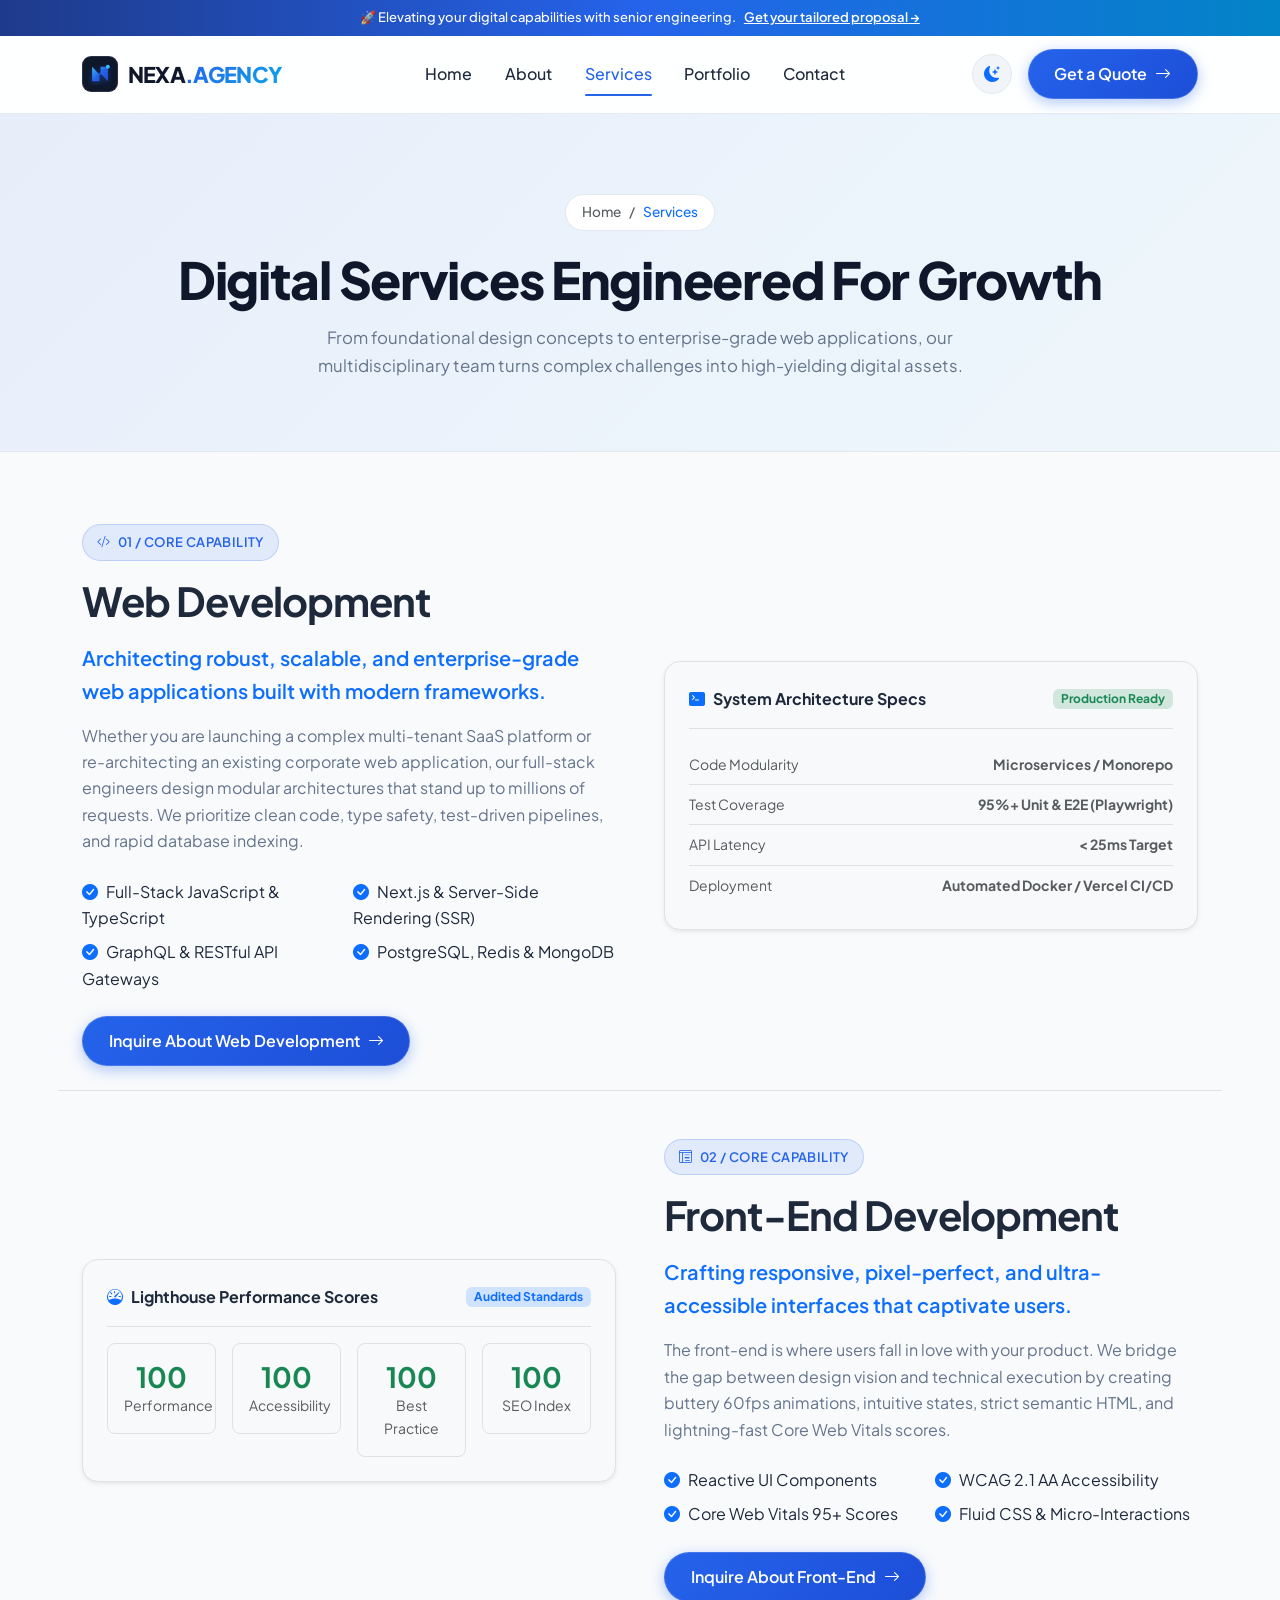
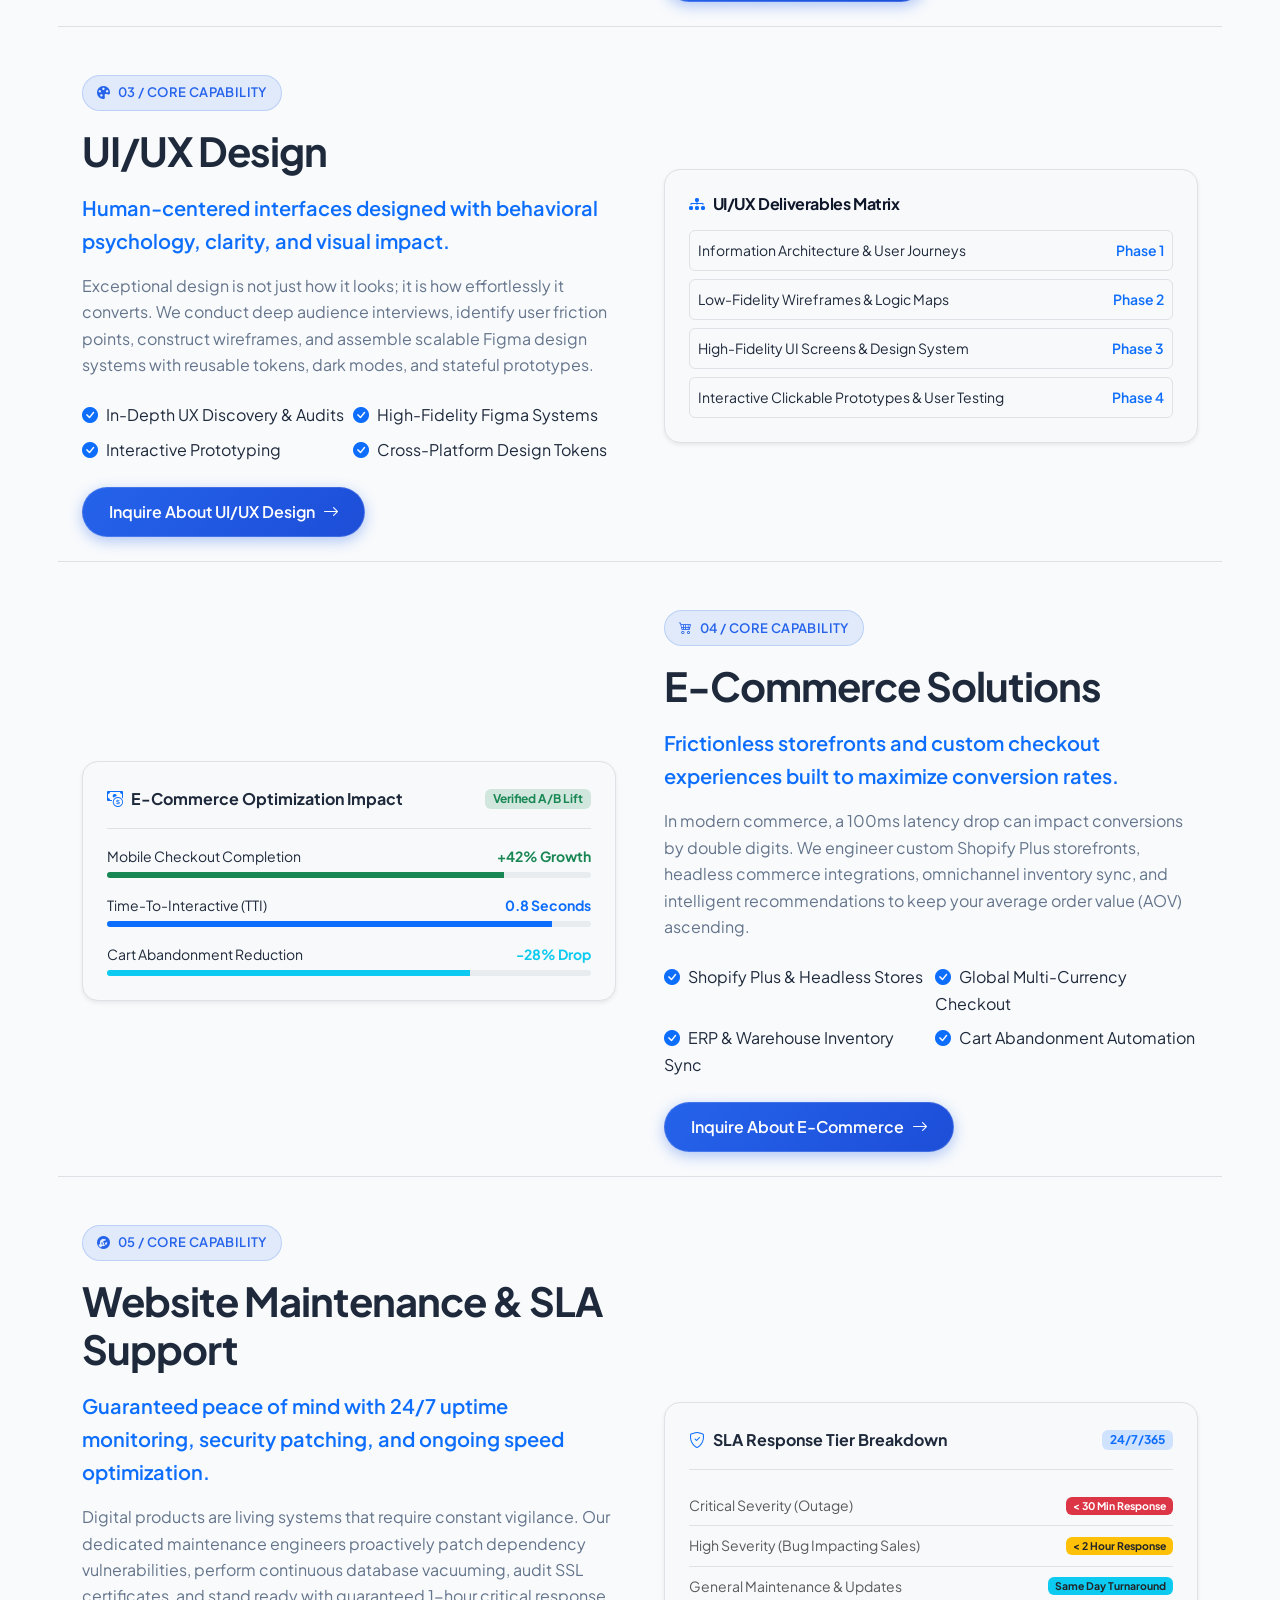
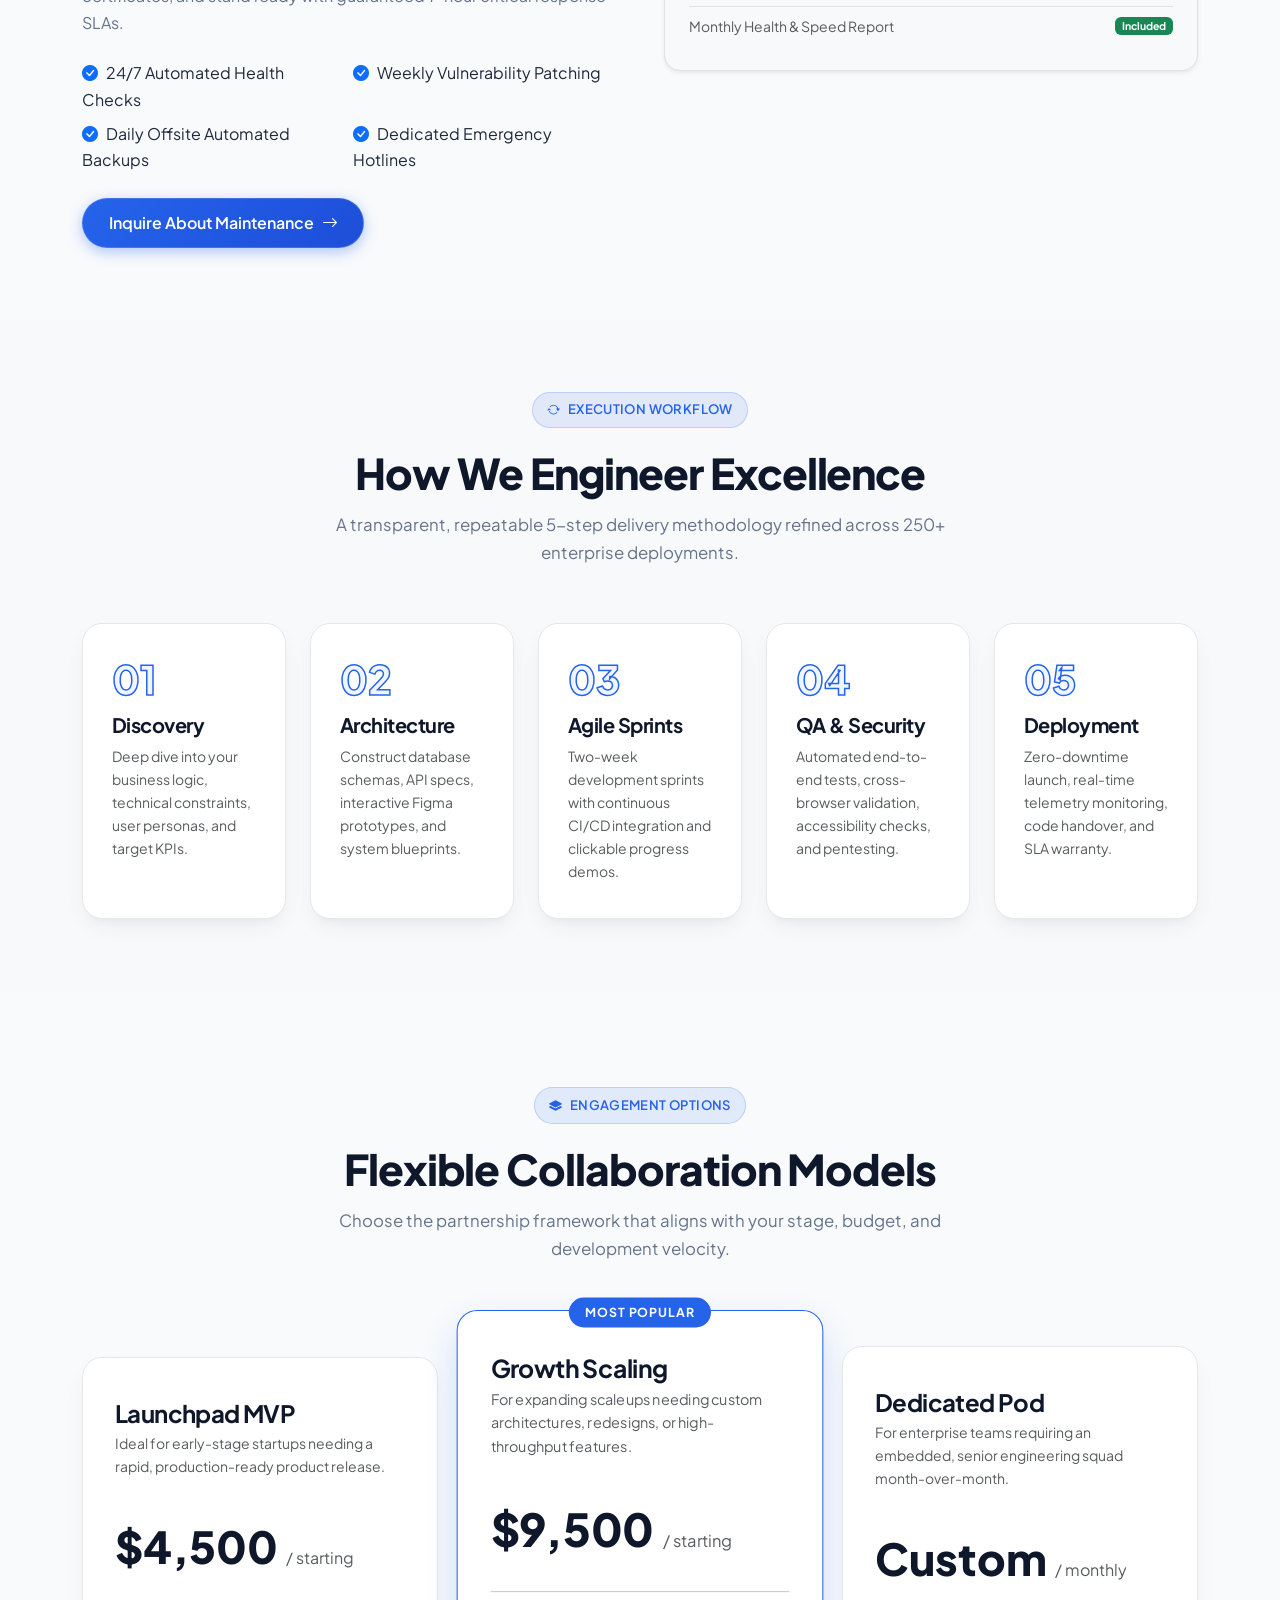
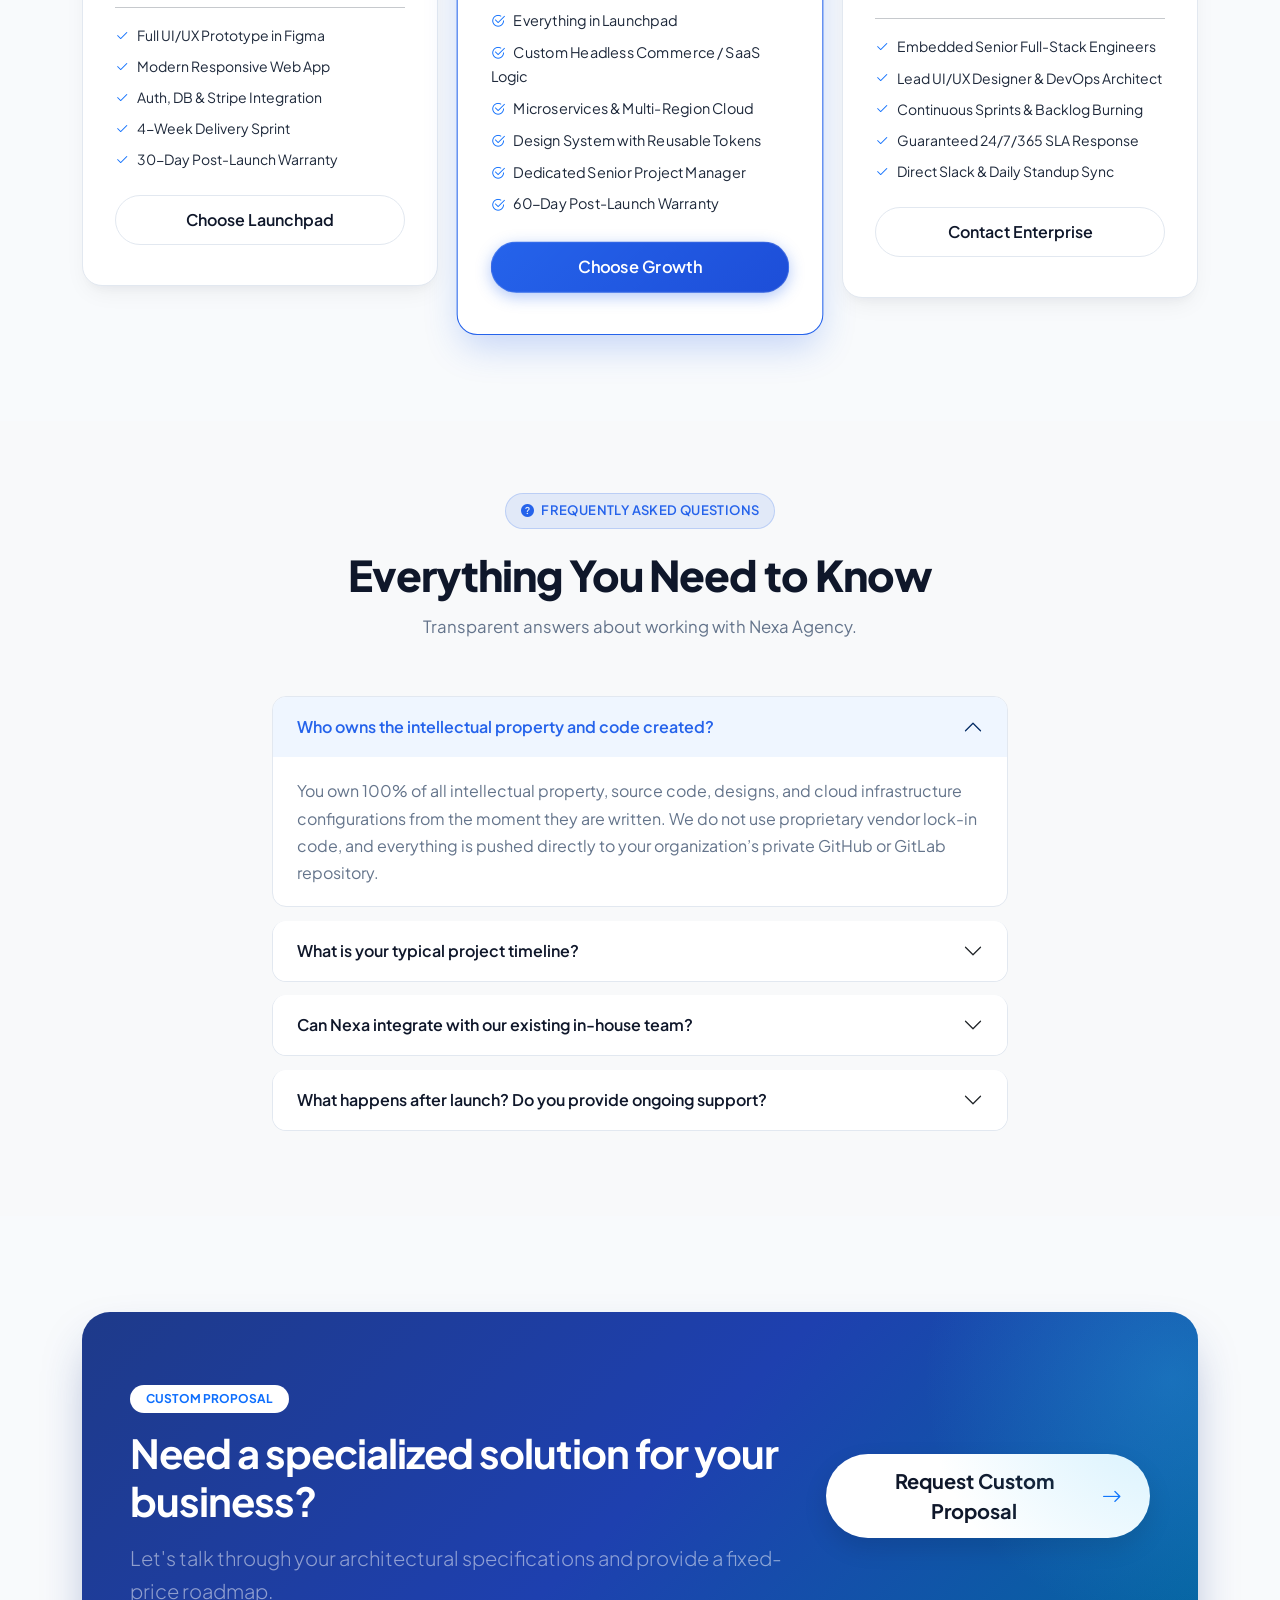
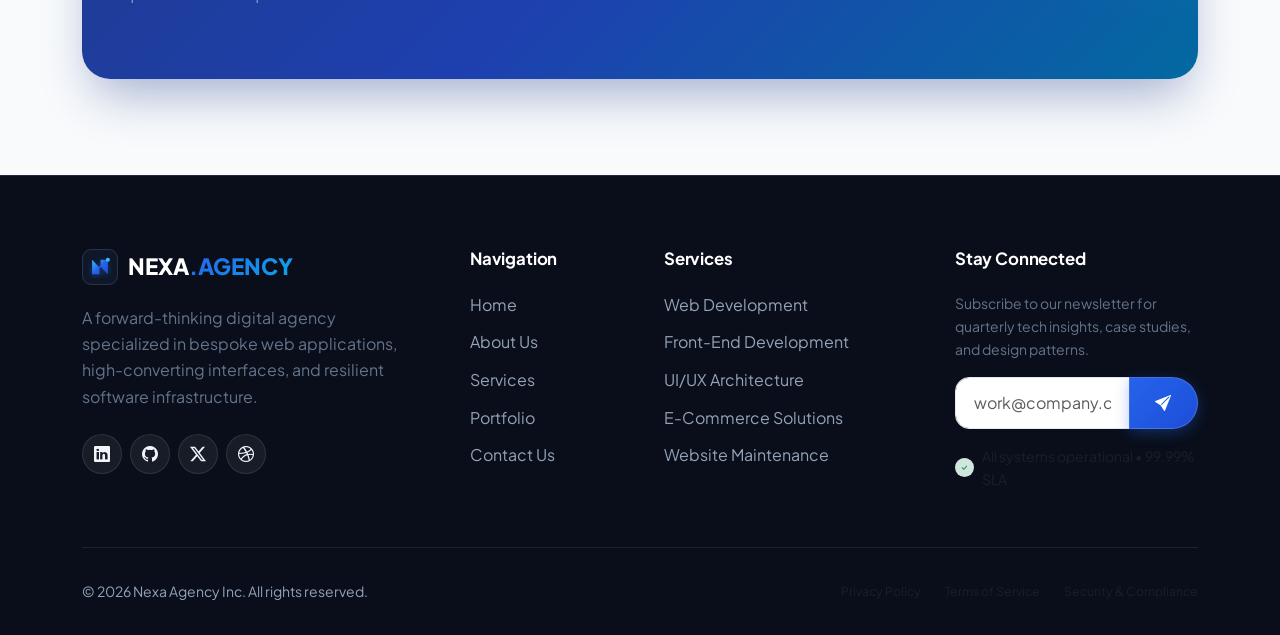
<file: services.html>
<!DOCTYPE html>
<html lang="en" data-bs-theme="light">
<head>
  <meta charset="UTF-8">
  <meta name="viewport" content="width=device-width, initial-scale=1.0">
  <title>Services | Nexa Agency - Web Development, UI/UX & E-Commerce</title>
  <meta name="description" content="Explore our specialized digital services: Full-Stack Web Development, Front-End Engineering, UI/UX Design, E-Commerce Solutions, and Website Maintenance.">
  <meta name="keywords" content="web development services, frontend development, ui ux design, ecommerce solutions, website maintenance, cloud architecture">
  <meta name="author" content="Nexa Agency">

  <!-- Open Graph / Meta -->
  <meta property="og:type" content="website">
  <meta property="og:title" content="Services | Nexa Agency">
  <meta property="og:description" content="High-impact digital services designed to accelerate your growth and enhance user engagement.">
  <meta property="og:image" content="assets/images/project-finpulse.svg">

  <!-- Favicon -->
  <link rel="icon" type="image/svg+xml" href="assets/favicon.svg">

  <!-- Google Fonts: Plus Jakarta Sans -->
  <link rel="preconnect" href="https://fonts.googleapis.com">
  <link rel="preconnect" href="https://fonts.gstatic.com" crossorigin>
  <link href="https://fonts.googleapis.com/css2?family=Plus+Jakarta+Sans:wght@300;400;500;600;700;800&display=swap" rel="stylesheet">

  <!-- Bootstrap 5 CSS -->
  <link href="https://cdn.jsdelivr.net/npm/bootstrap@5.3.3/dist/css/bootstrap.min.css" rel="stylesheet" integrity="sha384-QWTKZyjpPEjISv5WaRU9OFeRpok6YctnYmDr5pNlyT2bRjXh0JMhjY6hW+ALEwIH" crossorigin="anonymous">

  <!-- Bootstrap Icons -->
  <link rel="stylesheet" href="https://cdn.jsdelivr.net/npm/bootstrap-icons@1.11.3/font/bootstrap-icons.min.css">

  <!-- Custom Stylesheet -->
  <link rel="stylesheet" href="css/style.css">
</head>
<body>

  <!-- Top Announcement Bar -->
  <div class="top-announcement">
    <span>🚀 Elevating your digital capabilities with senior engineering. <a href="contact.html">Get your tailored proposal &rarr;</a></span>
  </div>

  <!-- Sticky Navbar -->
  <nav class="navbar navbar-expand-lg nexa-navbar" id="mainNav">
    <div class="container">
      <a class="navbar-brand" href="index.html">
        <img src="assets/favicon.svg" alt="Nexa Agency Logo" class="brand-icon">
        <span>NEXA<span class="gradient-text">.AGENCY</span></span>
      </a>

      <div class="d-flex align-items-center gap-2 d-lg-none">
        <button class="theme-toggle-btn" aria-label="Toggle theme">
          <i class="bi bi-moon-stars-fill"></i>
        </button>
        <button class="navbar-toggler border-0 p-2" type="button" data-bs-toggle="collapse" data-bs-target="#navbarContent" aria-controls="navbarContent" aria-expanded="false" aria-label="Toggle navigation">
          <i class="bi bi-list fs-2 text-primary"></i>
        </button>
      </div>

      <div class="collapse navbar-collapse" id="navbarContent">
        <ul class="navbar-nav mx-auto mb-2 mb-lg-0 gap-lg-1">
          <li class="nav-item">
            <a class="nav-link" href="index.html">Home</a>
          </li>
          <li class="nav-item">
            <a class="nav-link" href="about.html">About</a>
          </li>
          <li class="nav-item">
            <a class="nav-link active" href="services.html">Services</a>
          </li>
          <li class="nav-item">
            <a class="nav-link" href="portfolio.html">Portfolio</a>
          </li>
          <li class="nav-item">
            <a class="nav-link" href="contact.html">Contact</a>
          </li>
        </ul>

        <div class="d-flex align-items-center gap-3">
          <button class="theme-toggle-btn d-none d-lg-inline-flex" aria-label="Toggle theme" title="Toggle dark/light mode">
            <i class="bi bi-moon-stars-fill"></i>
          </button>
          <a href="contact.html" class="btn btn-nexa-primary">
            <span>Get a Quote</span>
            <i class="bi bi-arrow-right"></i>
          </a>
        </div>
      </div>
    </div>
  </nav>

  <!-- Page Header Banner -->
  <header class="page-banner">
    <div class="container">
      <div class="breadcrumb-custom mb-3">
        <a href="index.html" class="text-muted">Home</a>
        <span class="text-muted">/</span>
        <span class="text-primary">Services</span>
      </div>
      <h1 class="page-title">Digital Services Engineered For Growth</h1>
      <p class="section-desc">
        From foundational design concepts to enterprise-grade web applications, our multidisciplinary team turns complex challenges into high-yielding digital assets.
      </p>
    </div>
  </header>

  <!-- Five Core Services Deep-Dive -->
  <section class="py-5 my-4">
    <div class="container">

      <!-- Service 1: Web Development -->
      <div class="row align-items-center g-5 mb-5 pb-4 border-bottom reveal" id="web-development">
        <div class="col-lg-6">
          <div class="nexa-badge mb-3">
            <i class="bi bi-code-slash"></i>
            <span>01 / Core Capability</span>
          </div>
          <h2 class="h1 fw-bold mb-3">Web Development</h2>
          <p class="lead text-primary fw-semibold mb-3">
            Architecting robust, scalable, and enterprise-grade web applications built with modern frameworks.
          </p>
          <p>
            Whether you are launching a complex multi-tenant SaaS platform or re-architecting an existing corporate web application, our full-stack engineers design modular architectures that stand up to millions of requests. We prioritize clean code, type safety, test-driven pipelines, and rapid database indexing.
          </p>
          <div class="row g-2 pt-2 mb-4">
            <div class="col-sm-6"><i class="bi bi-check-circle-fill text-primary me-2"></i>Full-Stack JavaScript &amp; TypeScript</div>
            <div class="col-sm-6"><i class="bi bi-check-circle-fill text-primary me-2"></i>Next.js &amp; Server-Side Rendering (SSR)</div>
            <div class="col-sm-6"><i class="bi bi-check-circle-fill text-primary me-2"></i>GraphQL &amp; RESTful API Gateways</div>
            <div class="col-sm-6"><i class="bi bi-check-circle-fill text-primary me-2"></i>PostgreSQL, Redis &amp; MongoDB</div>
          </div>
          <a href="contact.html?service=web-development" class="btn btn-nexa-primary">
            <span>Inquire About Web Development</span>
            <i class="bi bi-arrow-right"></i>
          </a>
        </div>
        <div class="col-lg-6">
          <div class="p-4 rounded-4 border bg-body-tertiary shadow-sm">
            <div class="d-flex align-items-center justify-content-between pb-3 border-bottom mb-3">
              <span class="fw-bold"><i class="bi bi-terminal-fill text-primary me-2"></i>System Architecture Specs</span>
              <span class="badge bg-success-subtle text-success">Production Ready</span>
            </div>
            <ul class="list-unstyled small text-muted mb-0">
              <li class="py-2 border-bottom d-flex justify-content-between">
                <span>Code Modularity</span>
                <strong class="text-heading">Microservices / Monorepo</strong>
              </li>
              <li class="py-2 border-bottom d-flex justify-content-between">
                <span>Test Coverage</span>
                <strong class="text-heading">95%+ Unit &amp; E2E (Playwright)</strong>
              </li>
              <li class="py-2 border-bottom d-flex justify-content-between">
                <span>API Latency</span>
                <strong class="text-heading">&lt; 25ms Target</strong>
              </li>
              <li class="py-2 d-flex justify-content-between">
                <span>Deployment</span>
                <strong class="text-heading">Automated Docker / Vercel CI/CD</strong>
              </li>
            </ul>
          </div>
        </div>
      </div>

      <!-- Service 2: Front-End Development -->
      <div class="row align-items-center g-5 mb-5 pb-4 border-bottom flex-lg-row-reverse reveal" id="frontend-development">
        <div class="col-lg-6">
          <div class="nexa-badge mb-3">
            <i class="bi bi-layout-text-window-reverse"></i>
            <span>02 / Core Capability</span>
          </div>
          <h2 class="h1 fw-bold mb-3">Front-End Development</h2>
          <p class="lead text-primary fw-semibold mb-3">
            Crafting responsive, pixel-perfect, and ultra-accessible interfaces that captivate users.
          </p>
          <p>
            The front-end is where users fall in love with your product. We bridge the gap between design vision and technical execution by creating buttery 60fps animations, intuitive states, strict semantic HTML, and lightning-fast Core Web Vitals scores.
          </p>
          <div class="row g-2 pt-2 mb-4">
            <div class="col-sm-6"><i class="bi bi-check-circle-fill text-primary me-2"></i>Reactive UI Components</div>
            <div class="col-sm-6"><i class="bi bi-check-circle-fill text-primary me-2"></i>WCAG 2.1 AA Accessibility</div>
            <div class="col-sm-6"><i class="bi bi-check-circle-fill text-primary me-2"></i>Core Web Vitals 95+ Scores</div>
            <div class="col-sm-6"><i class="bi bi-check-circle-fill text-primary me-2"></i>Fluid CSS &amp; Micro-Interactions</div>
          </div>
          <a href="contact.html?service=frontend" class="btn btn-nexa-primary">
            <span>Inquire About Front-End</span>
            <i class="bi bi-arrow-right"></i>
          </a>
        </div>
        <div class="col-lg-6">
          <div class="p-4 rounded-4 border bg-body-tertiary shadow-sm">
            <div class="d-flex align-items-center justify-content-between pb-3 border-bottom mb-3">
              <span class="fw-bold"><i class="bi bi-speedometer text-primary me-2"></i>Lighthouse Performance Scores</span>
              <span class="badge bg-primary-subtle text-primary">Audited Standards</span>
            </div>
            <div class="row g-3 text-center">
              <div class="col-6 col-sm-3">
                <div class="p-3 rounded-3 border bg-surface">
                  <div class="h3 fw-bold text-success mb-0">100</div>
                  <div class="small text-muted">Performance</div>
                </div>
              </div>
              <div class="col-6 col-sm-3">
                <div class="p-3 rounded-3 border bg-surface">
                  <div class="h3 fw-bold text-success mb-0">100</div>
                  <div class="small text-muted">Accessibility</div>
                </div>
              </div>
              <div class="col-6 col-sm-3">
                <div class="p-3 rounded-3 border bg-surface">
                  <div class="h3 fw-bold text-success mb-0">100</div>
                  <div class="small text-muted">Best Practice</div>
                </div>
              </div>
              <div class="col-6 col-sm-3">
                <div class="p-3 rounded-3 border bg-surface">
                  <div class="h3 fw-bold text-success mb-0">100</div>
                  <div class="small text-muted">SEO Index</div>
                </div>
              </div>
            </div>
          </div>
        </div>
      </div>

      <!-- Service 3: UI/UX Design -->
      <div class="row align-items-center g-5 mb-5 pb-4 border-bottom reveal" id="ui-ux-design">
        <div class="col-lg-6">
          <div class="nexa-badge mb-3">
            <i class="bi bi-palette-fill"></i>
            <span>03 / Core Capability</span>
          </div>
          <h2 class="h1 fw-bold mb-3">UI/UX Design</h2>
          <p class="lead text-primary fw-semibold mb-3">
            Human-centered interfaces designed with behavioral psychology, clarity, and visual impact.
          </p>
          <p>
            Exceptional design is not just how it looks; it is how effortlessly it converts. We conduct deep audience interviews, identify user friction points, construct wireframes, and assemble scalable Figma design systems with reusable tokens, dark modes, and stateful prototypes.
          </p>
          <div class="row g-2 pt-2 mb-4">
            <div class="col-sm-6"><i class="bi bi-check-circle-fill text-primary me-2"></i>In-Depth UX Discovery &amp; Audits</div>
            <div class="col-sm-6"><i class="bi bi-check-circle-fill text-primary me-2"></i>High-Fidelity Figma Systems</div>
            <div class="col-sm-6"><i class="bi bi-check-circle-fill text-primary me-2"></i>Interactive Prototyping</div>
            <div class="col-sm-6"><i class="bi bi-check-circle-fill text-primary me-2"></i>Cross-Platform Design Tokens</div>
          </div>
          <a href="contact.html?service=ui-ux" class="btn btn-nexa-primary">
            <span>Inquire About UI/UX Design</span>
            <i class="bi bi-arrow-right"></i>
          </a>
        </div>
        <div class="col-lg-6">
          <div class="p-4 rounded-4 border bg-body-tertiary shadow-sm">
            <h6 class="fw-bold mb-3"><i class="bi bi-diagram-3-fill text-primary me-2"></i>UI/UX Deliverables Matrix</h6>
            <div class="d-flex flex-column gap-2 small">
              <div class="p-2 border rounded bg-surface d-flex justify-content-between">
                <span>Information Architecture &amp; User Journeys</span>
                <span class="text-primary fw-semibold">Phase 1</span>
              </div>
              <div class="p-2 border rounded bg-surface d-flex justify-content-between">
                <span>Low-Fidelity Wireframes &amp; Logic Maps</span>
                <span class="text-primary fw-semibold">Phase 2</span>
              </div>
              <div class="p-2 border rounded bg-surface d-flex justify-content-between">
                <span>High-Fidelity UI Screens &amp; Design System</span>
                <span class="text-primary fw-semibold">Phase 3</span>
              </div>
              <div class="p-2 border rounded bg-surface d-flex justify-content-between">
                <span>Interactive Clickable Prototypes &amp; User Testing</span>
                <span class="text-primary fw-semibold">Phase 4</span>
              </div>
            </div>
          </div>
        </div>
      </div>

      <!-- Service 4: E-Commerce Solutions -->
      <div class="row align-items-center g-5 mb-5 pb-4 border-bottom flex-lg-row-reverse reveal" id="ecommerce-solutions">
        <div class="col-lg-6">
          <div class="nexa-badge mb-3">
            <i class="bi bi-cart4"></i>
            <span>04 / Core Capability</span>
          </div>
          <h2 class="h1 fw-bold mb-3">E-Commerce Solutions</h2>
          <p class="lead text-primary fw-semibold mb-3">
            Frictionless storefronts and custom checkout experiences built to maximize conversion rates.
          </p>
          <p>
            In modern commerce, a 100ms latency drop can impact conversions by double digits. We engineer custom Shopify Plus storefronts, headless commerce integrations, omnichannel inventory sync, and intelligent recommendations to keep your average order value (AOV) ascending.
          </p>
          <div class="row g-2 pt-2 mb-4">
            <div class="col-sm-6"><i class="bi bi-check-circle-fill text-primary me-2"></i>Shopify Plus &amp; Headless Stores</div>
            <div class="col-sm-6"><i class="bi bi-check-circle-fill text-primary me-2"></i>Global Multi-Currency Checkout</div>
            <div class="col-sm-6"><i class="bi bi-check-circle-fill text-primary me-2"></i>ERP &amp; Warehouse Inventory Sync</div>
            <div class="col-sm-6"><i class="bi bi-check-circle-fill text-primary me-2"></i>Cart Abandonment Automation</div>
          </div>
          <a href="contact.html?service=ecommerce" class="btn btn-nexa-primary">
            <span>Inquire About E-Commerce</span>
            <i class="bi bi-arrow-right"></i>
          </a>
        </div>
        <div class="col-lg-6">
          <div class="p-4 rounded-4 border bg-body-tertiary shadow-sm">
            <div class="d-flex align-items-center justify-content-between pb-3 border-bottom mb-3">
              <span class="fw-bold"><i class="bi bi-cash-coin text-primary me-2"></i>E-Commerce Optimization Impact</span>
              <span class="badge bg-success-subtle text-success">Verified A/B Lift</span>
            </div>
            <div class="d-flex flex-column gap-3 small">
              <div>
                <div class="d-flex justify-content-between mb-1">
                  <span>Mobile Checkout Completion</span>
                  <strong class="text-success">+42% Growth</strong>
                </div>
                <div class="progress" style="height: 6px;">
                  <div class="progress-bar bg-success" style="width: 82%"></div>
                </div>
              </div>
              <div>
                <div class="d-flex justify-content-between mb-1">
                  <span>Time-To-Interactive (TTI)</span>
                  <strong class="text-primary">0.8 Seconds</strong>
                </div>
                <div class="progress" style="height: 6px;">
                  <div class="progress-bar bg-primary" style="width: 92%"></div>
                </div>
              </div>
              <div>
                <div class="d-flex justify-content-between mb-1">
                  <span>Cart Abandonment Reduction</span>
                  <strong class="text-info">-28% Drop</strong>
                </div>
                <div class="progress" style="height: 6px;">
                  <div class="progress-bar bg-info" style="width: 75%"></div>
                </div>
              </div>
            </div>
          </div>
        </div>
      </div>

      <!-- Service 5: Website Maintenance -->
      <div class="row align-items-center g-5 reveal" id="website-maintenance">
        <div class="col-lg-6">
          <div class="nexa-badge mb-3">
            <i class="bi bi-wrench-adjustable-circle-fill"></i>
            <span>05 / Core Capability</span>
          </div>
          <h2 class="h1 fw-bold mb-3">Website Maintenance &amp; SLA Support</h2>
          <p class="lead text-primary fw-semibold mb-3">
            Guaranteed peace of mind with 24/7 uptime monitoring, security patching, and ongoing speed optimization.
          </p>
          <p>
            Digital products are living systems that require constant vigilance. Our dedicated maintenance engineers proactively patch dependency vulnerabilities, perform continuous database vacuuming, audit SSL certificates, and stand ready with guaranteed 1-hour critical response SLAs.
          </p>
          <div class="row g-2 pt-2 mb-4">
            <div class="col-sm-6"><i class="bi bi-check-circle-fill text-primary me-2"></i>24/7 Automated Health Checks</div>
            <div class="col-sm-6"><i class="bi bi-check-circle-fill text-primary me-2"></i>Weekly Vulnerability Patching</div>
            <div class="col-sm-6"><i class="bi bi-check-circle-fill text-primary me-2"></i>Daily Offsite Automated Backups</div>
            <div class="col-sm-6"><i class="bi bi-check-circle-fill text-primary me-2"></i>Dedicated Emergency Hotlines</div>
          </div>
          <a href="contact.html?service=maintenance" class="btn btn-nexa-primary">
            <span>Inquire About Maintenance</span>
            <i class="bi bi-arrow-right"></i>
          </a>
        </div>
        <div class="col-lg-6">
          <div class="p-4 rounded-4 border bg-body-tertiary shadow-sm">
            <div class="d-flex align-items-center justify-content-between pb-3 border-bottom mb-3">
              <span class="fw-bold"><i class="bi bi-shield-check text-primary me-2"></i>SLA Response Tier Breakdown</span>
              <span class="badge bg-primary-subtle text-primary">24/7/365</span>
            </div>
            <ul class="list-unstyled small text-muted mb-0">
              <li class="py-2 border-bottom d-flex justify-content-between align-items-center">
                <span>Critical Severity (Outage)</span>
                <span class="badge bg-danger">&lt; 30 Min Response</span>
              </li>
              <li class="py-2 border-bottom d-flex justify-content-between align-items-center">
                <span>High Severity (Bug Impacting Sales)</span>
                <span class="badge bg-warning text-dark">&lt; 2 Hour Response</span>
              </li>
              <li class="py-2 border-bottom d-flex justify-content-between align-items-center">
                <span>General Maintenance &amp; Updates</span>
                <span class="badge bg-info text-dark">Same Day Turnaround</span>
              </li>
              <li class="py-2 d-flex justify-content-between align-items-center">
                <span>Monthly Health &amp; Speed Report</span>
                <span class="badge bg-success">Included</span>
              </li>
            </ul>
          </div>
        </div>
      </div>

    </div>
  </section>

  <!-- Our Proven Process / Workflow Section -->
  <section class="py-5 bg-body-tertiary">
    <div class="container py-4">
      <div class="section-header text-center reveal">
        <div class="nexa-badge mb-2">
          <i class="bi bi-arrow-repeat"></i>
          <span>Execution Workflow</span>
        </div>
        <h2 class="section-title">How We Engineer Excellence</h2>
        <p class="section-desc">A transparent, repeatable 5-step delivery methodology refined across 250+ enterprise deployments.</p>
      </div>

      <div class="row g-4">
        <!-- Step 1 -->
        <div class="col-md-6 col-lg-4 col-xl reveal">
          <div class="process-step-card">
            <div class="step-number">01</div>
            <h5 class="fw-bold mb-2">Discovery</h5>
            <p class="small text-muted mb-0">Deep dive into your business logic, technical constraints, user personas, and target KPIs.</p>
          </div>
        </div>

        <!-- Step 2 -->
        <div class="col-md-6 col-lg-4 col-xl reveal reveal-delay-1">
          <div class="process-step-card">
            <div class="step-number">02</div>
            <h5 class="fw-bold mb-2">Architecture</h5>
            <p class="small text-muted mb-0">Construct database schemas, API specs, interactive Figma prototypes, and system blueprints.</p>
          </div>
        </div>

        <!-- Step 3 -->
        <div class="col-md-6 col-lg-4 col-xl reveal reveal-delay-2">
          <div class="process-step-card">
            <div class="step-number">03</div>
            <h5 class="fw-bold mb-2">Agile Sprints</h5>
            <p class="small text-muted mb-0">Two-week development sprints with continuous CI/CD integration and clickable progress demos.</p>
          </div>
        </div>

        <!-- Step 4 -->
        <div class="col-md-6 col-lg-4 col-xl reveal reveal-delay-3">
          <div class="process-step-card">
            <div class="step-number">04</div>
            <h5 class="fw-bold mb-2">QA &amp; Security</h5>
            <p class="small text-muted mb-0">Automated end-to-end tests, cross-browser validation, accessibility checks, and pentesting.</p>
          </div>
        </div>

        <!-- Step 5 -->
        <div class="col-md-6 col-lg-4 col-xl reveal reveal-delay-4">
          <div class="process-step-card">
            <div class="step-number">05</div>
            <h5 class="fw-bold mb-2">Deployment</h5>
            <p class="small text-muted mb-0">Zero-downtime launch, real-time telemetry monitoring, code handover, and SLA warranty.</p>
          </div>
        </div>
      </div>
    </div>
  </section>

  <!-- Engagement Models / Pricing Tiers -->
  <section class="py-5 my-5">
    <div class="container">
      <div class="section-header text-center reveal">
        <div class="nexa-badge mb-2">
          <i class="bi bi-layers-fill"></i>
          <span>Engagement Options</span>
        </div>
        <h2 class="section-title">Flexible Collaboration Models</h2>
        <p class="section-desc">Choose the partnership framework that aligns with your stage, budget, and development velocity.</p>
      </div>

      <div class="row g-4 align-items-center">
        <!-- Tier 1 -->
        <div class="col-lg-4 reveal">
          <div class="pricing-card">
            <h4 class="fw-bold mb-1">Launchpad MVP</h4>
            <p class="small text-muted">Ideal for early-stage startups needing a rapid, production-ready product release.</p>
            <div class="pricing-price">$4,500 <span class="fs-6 fw-normal text-muted">/ starting</span></div>
            <hr class="my-3">
            <ul class="list-unstyled small d-flex flex-column gap-2 mb-4 flex-grow-1">
              <li><i class="bi bi-check2 text-primary me-2"></i>Full UI/UX Prototype in Figma</li>
              <li><i class="bi bi-check2 text-primary me-2"></i>Modern Responsive Web App</li>
              <li><i class="bi bi-check2 text-primary me-2"></i>Auth, DB &amp; Stripe Integration</li>
              <li><i class="bi bi-check2 text-primary me-2"></i>4-Week Delivery Sprint</li>
              <li><i class="bi bi-check2 text-primary me-2"></i>30-Day Post-Launch Warranty</li>
            </ul>
            <a href="contact.html?package=launchpad" class="btn btn-nexa-outline w-100 justify-content-center">Choose Launchpad</a>
          </div>
        </div>

        <!-- Tier 2 (Featured) -->
        <div class="col-lg-4 reveal reveal-delay-1">
          <div class="pricing-card featured">
            <div class="pricing-badge">MOST POPULAR</div>
            <h4 class="fw-bold mb-1">Growth Scaling</h4>
            <p class="small text-muted">For expanding scaleups needing custom architectures, redesigns, or high-throughput features.</p>
            <div class="pricing-price">$9,500 <span class="fs-6 fw-normal text-muted">/ starting</span></div>
            <hr class="my-3">
            <ul class="list-unstyled small d-flex flex-column gap-2 mb-4 flex-grow-1">
              <li><i class="bi bi-check2-circle text-primary me-2"></i>Everything in Launchpad</li>
              <li><i class="bi bi-check2-circle text-primary me-2"></i>Custom Headless Commerce / SaaS Logic</li>
              <li><i class="bi bi-check2-circle text-primary me-2"></i>Microservices &amp; Multi-Region Cloud</li>
              <li><i class="bi bi-check2-circle text-primary me-2"></i>Design System with Reusable Tokens</li>
              <li><i class="bi bi-check2-circle text-primary me-2"></i>Dedicated Senior Project Manager</li>
              <li><i class="bi bi-check2-circle text-primary me-2"></i>60-Day Post-Launch Warranty</li>
            </ul>
            <a href="contact.html?package=growth" class="btn btn-nexa-primary w-100 justify-content-center">Choose Growth</a>
          </div>
        </div>

        <!-- Tier 3 -->
        <div class="col-lg-4 reveal reveal-delay-2">
          <div class="pricing-card">
            <h4 class="fw-bold mb-1">Dedicated Pod</h4>
            <p class="small text-muted">For enterprise teams requiring an embedded, senior engineering squad month-over-month.</p>
            <div class="pricing-price">Custom <span class="fs-6 fw-normal text-muted">/ monthly</span></div>
            <hr class="my-3">
            <ul class="list-unstyled small d-flex flex-column gap-2 mb-4 flex-grow-1">
              <li><i class="bi bi-check2 text-primary me-2"></i>Embedded Senior Full-Stack Engineers</li>
              <li><i class="bi bi-check2 text-primary me-2"></i>Lead UI/UX Designer &amp; DevOps Architect</li>
              <li><i class="bi bi-check2 text-primary me-2"></i>Continuous Sprints &amp; Backlog Burning</li>
              <li><i class="bi bi-check2 text-primary me-2"></i>Guaranteed 24/7/365 SLA Response</li>
              <li><i class="bi bi-check2 text-primary me-2"></i>Direct Slack &amp; Daily Standup Sync</li>
            </ul>
            <a href="contact.html?package=dedicated" class="btn btn-nexa-outline w-100 justify-content-center">Contact Enterprise</a>
          </div>
        </div>
      </div>
    </div>
  </section>

  <!-- FAQ Accordion Section -->
  <section class="py-5 bg-body-tertiary">
    <div class="container py-4">
      <div class="section-header text-center reveal">
        <div class="nexa-badge mb-2">
          <i class="bi bi-question-circle-fill"></i>
          <span>Frequently Asked Questions</span>
        </div>
        <h2 class="section-title">Everything You Need to Know</h2>
        <p class="section-desc">Transparent answers about working with Nexa Agency.</p>
      </div>

      <div class="row justify-content-center">
        <div class="col-lg-8">
          <div class="accordion" id="servicesFaq">

            <div class="accordion-item reveal">
              <h2 class="accordion-header" id="headingOne">
                <button class="accordion-button" type="button" data-bs-toggle="collapse" data-bs-target="#collapseOne" aria-expanded="true" aria-controls="collapseOne">
                  Who owns the intellectual property and code created?
                </button>
              </h2>
              <div id="collapseOne" class="accordion-collapse collapse show" aria-labelledby="headingOne" data-bs-parent="#servicesFaq">
                <div class="accordion-body">
                  You own 100% of all intellectual property, source code, designs, and cloud infrastructure configurations from the moment they are written. We do not use proprietary vendor lock-in code, and everything is pushed directly to your organization’s private GitHub or GitLab repository.
                </div>
              </div>
            </div>

            <div class="accordion-item reveal reveal-delay-1">
              <h2 class="accordion-header" id="headingTwo">
                <button class="accordion-button collapsed" type="button" data-bs-toggle="collapse" data-bs-target="#collapseTwo" aria-expanded="false" aria-controls="collapseTwo">
                  What is your typical project timeline?
                </button>
              </h2>
              <div id="collapseTwo" class="accordion-collapse collapse" aria-labelledby="headingTwo" data-bs-parent="#servicesFaq">
                <div class="accordion-body">
                  A focused MVP or high-impact marketing platform typically launches within 4 to 6 weeks. Larger enterprise web applications or full-scale e-commerce overhauls average 8 to 14 weeks depending on the scope of custom integrations. We outline precise sprint milestones before kick-off.
                </div>
              </div>
            </div>

            <div class="accordion-item reveal reveal-delay-2">
              <h2 class="accordion-header" id="headingThree">
                <button class="accordion-button collapsed" type="button" data-bs-toggle="collapse" data-bs-target="#collapseThree" aria-expanded="false" aria-controls="collapseThree">
                  Can Nexa integrate with our existing in-house team?
                </button>
              </h2>
              <div id="collapseThree" class="accordion-collapse collapse" aria-labelledby="headingThree" data-bs-parent="#servicesFaq">
                <div class="accordion-body">
                  Absolutely. We often function as an augmented specialized squad alongside internal engineering leads. We join your Slack, participate in agile standups, adhere to your git branching strategies, and provide comprehensive architectural documentation.
                </div>
              </div>
            </div>

            <div class="accordion-item reveal reveal-delay-3">
              <h2 class="accordion-header" id="headingFour">
                <button class="accordion-button collapsed" type="button" data-bs-toggle="collapse" data-bs-target="#collapseFour" aria-expanded="false" aria-controls="collapseFour">
                  What happens after launch? Do you provide ongoing support?
                </button>
              </h2>
              <div id="collapseFour" class="accordion-collapse collapse" aria-labelledby="headingFour" data-bs-parent="#servicesFaq">
                <div class="accordion-body">
                  Every project comes standard with a 30 to 60-day warranty covering any potential bugs. Beyond that, our Website Maintenance &amp; SLA support tiers provide ongoing 24/7 uptime monitoring, security patching, new feature development, and performance optimization.
                </div>
              </div>
            </div>

          </div>
        </div>
      </div>
    </div>
  </section>

  <!-- CTA Banner Section -->
  <section class="py-5 my-5">
    <div class="container">
      <div class="cta-banner reveal">
        <div class="row align-items-center g-4">
          <div class="col-lg-8">
            <span class="badge bg-white text-primary px-3 py-2 rounded-pill fw-bold mb-3">CUSTOM PROPOSAL</span>
            <h2 class="display-6 fw-bold mb-3 text-white">Need a specialized solution for your business?</h2>
            <p class="lead mb-0 text-white-50">
              Let's talk through your architectural specifications and provide a fixed-price roadmap.
            </p>
          </div>
          <div class="col-lg-4 text-lg-end">
            <a href="contact.html" class="btn btn-nexa-white btn-lg">
              <span>Request Custom Proposal</span>
              <i class="bi bi-arrow-right text-primary"></i>
            </a>
          </div>
        </div>
      </div>
    </div>
  </section>

  <!-- Professional Footer -->
  <footer class="nexa-footer">
    <div class="container">
      <div class="row g-5">
        <div class="col-lg-4">
          <a href="index.html" class="footer-brand">
            <img src="assets/favicon.svg" alt="Nexa Agency" width="36" height="36">
            <span>NEXA<span class="gradient-text">.AGENCY</span></span>
          </a>
          <p class="mb-4">
            A forward-thinking digital agency specialized in bespoke web applications, high-converting interfaces, and resilient software infrastructure.
          </p>
          <div class="d-flex gap-2">
            <a href="https://linkedin.com" target="_blank" rel="noopener" class="footer-social-btn" aria-label="LinkedIn"><i class="bi bi-linkedin"></i></a>
            <a href="https://github.com" target="_blank" rel="noopener" class="footer-social-btn" aria-label="GitHub"><i class="bi bi-github"></i></a>
            <a href="https://twitter.com" target="_blank" rel="noopener" class="footer-social-btn" aria-label="Twitter"><i class="bi bi-twitter-x"></i></a>
            <a href="https://dribbble.com" target="_blank" rel="noopener" class="footer-social-btn" aria-label="Dribbble"><i class="bi bi-dribbble"></i></a>
          </div>
        </div>

        <div class="col-6 col-md-3 col-lg-2">
          <h5 class="footer-title">Navigation</h5>
          <ul class="footer-links">
            <li><a href="index.html">Home</a></li>
            <li><a href="about.html">About Us</a></li>
            <li><a href="services.html">Services</a></li>
            <li><a href="portfolio.html">Portfolio</a></li>
            <li><a href="contact.html">Contact Us</a></li>
          </ul>
        </div>

        <div class="col-6 col-md-3 col-lg-3">
          <h5 class="footer-title">Services</h5>
          <ul class="footer-links">
            <li><a href="services.html#web-development">Web Development</a></li>
            <li><a href="services.html#frontend-development">Front-End Development</a></li>
            <li><a href="services.html#ui-ux-design">UI/UX Architecture</a></li>
            <li><a href="services.html#ecommerce-solutions">E-Commerce Solutions</a></li>
            <li><a href="services.html#website-maintenance">Website Maintenance</a></li>
          </ul>
        </div>

        <div class="col-md-6 col-lg-3">
          <h5 class="footer-title">Stay Connected</h5>
          <p class="small mb-3">Subscribe to our newsletter for quarterly tech insights, case studies, and design patterns.</p>
          <form class="newsletter-form mb-3">
            <div class="input-group">
              <input type="email" class="form-control" placeholder="work@company.com" required aria-label="Work Email">
              <button class="btn btn-nexa-primary" type="submit" aria-label="Subscribe">
                <i class="bi bi-send-fill"></i>
              </button>
            </div>
          </form>
          <div class="d-flex align-items-center gap-2 small text-muted">
            <span class="badge bg-success-subtle text-success p-1 rounded-circle"><i class="bi bi-check"></i></span>
            <span>All systems operational • 99.99% SLA</span>
          </div>
        </div>
      </div>

      <div class="footer-bottom d-flex flex-column flex-md-row justify-content-between align-items-center gap-3">
        <div>
          &copy; 2026 Nexa Agency Inc. All rights reserved.
        </div>
        <div class="d-flex gap-4">
          <a href="about.html" class="text-muted small">Privacy Policy</a>
          <a href="about.html" class="text-muted small">Terms of Service</a>
          <a href="contact.html" class="text-muted small">Security &amp; Compliance</a>
        </div>
      </div>
    </div>
  </footer>

  <!-- Back to Top Button -->
  <button id="backToTopBtn" class="back-to-top" aria-label="Back to top" title="Back to top">
    <i class="bi bi-chevron-up"></i>
  </button>

  <!-- Bootstrap 5 Bundle JS -->
  <script src="https://cdn.jsdelivr.net/npm/bootstrap@5.3.3/dist/js/bootstrap.bundle.min.js" integrity="sha384-YvpcrYf0tY3lHB60NNkmXc5s9fDVZLESaAA55NDzOxhy9GkcIdslK1eN7N6jIeHz" crossorigin="anonymous"></script>

  <!-- Main Custom Script -->
  <script src="js/main.js"></script>
</body>
</html>
</file>
<file: css/style.css>
/* ==========================================================================
   NEXA AGENCY - Modern Digital Solutions
   Core Stylesheet & Design System
   ========================================================================== */

@import url('https://fonts.googleapis.com/css2?family=Plus+Jakarta+Sans:ital,wght@0,300;0,400;0,500;0,600;0,700;0,800;1,400;1,600&display=swap');

/* --- Root Variables & Theme Tokens --- */
:root {
  --font-main: 'Plus Jakarta Sans', system-ui, -apple-system, BlinkMacSystemFont, 'Segoe UI', Roboto, sans-serif;
  
  /* Color Palette - Light Mode */
  --primary: #2563eb;
  --primary-hover: #1d4ed8;
  --primary-light: #eff6ff;
  --primary-glow: rgba(37, 99, 235, 0.35);
  --secondary: #0ea5e9;
  --accent: #38bdf8;
  --accent-light: #e0f2fe;
  
  --body-bg: #f8fafc;
  --surface-bg: #ffffff;
  --surface-alt: #f1f5f9;
  --border-color: #e2e8f0;
  --border-focus: #93c5fd;
  
  --text-main: #1e293b;
  --text-muted: #64748b;
  --text-light: #94a3b8;
  --heading-color: #0f172a;
  
  --nav-bg: rgba(255, 255, 255, 0.85);
  --nav-border: rgba(226, 232, 240, 0.8);
  
  --card-bg: #ffffff;
  --card-shadow: 0 10px 25px -5px rgba(15, 23, 42, 0.06), 0 8px 10px -6px rgba(15, 23, 42, 0.04);
  --card-shadow-hover: 0 25px 40px -12px rgba(37, 99, 235, 0.18), 0 10px 20px -8px rgba(15, 23, 42, 0.08);
  
  --footer-bg: #090e1a;
  --footer-border: #1e293b;
  --footer-text: #94a3b8;
  
  --badge-bg: rgba(37, 99, 235, 0.1);
  --badge-color: #2563eb;
  
  --radius-sm: 8px;
  --radius-md: 14px;
  --radius-lg: 20px;
  --radius-xl: 28px;
  --radius-full: 9999px;

  --transition-fast: 0.18s ease;
  --transition-normal: 0.3s cubic-bezier(0.16, 1, 0.3, 1);
  --transition-slow: 0.5s cubic-bezier(0.16, 1, 0.3, 1);
}

/* --- Dark Mode Overrides --- */
[data-theme="dark"],
[data-bs-theme="dark"] {
  --primary: #3b82f6;
  --primary-hover: #60a5fa;
  --primary-light: rgba(59, 130, 246, 0.15);
  --primary-glow: rgba(59, 130, 246, 0.45);
  --secondary: #38bdf8;
  --accent: #7dd3fc;
  --accent-light: rgba(56, 189, 248, 0.12);
  
  --body-bg: #080d1a;
  --surface-bg: #0f172a;
  --surface-alt: #162032;
  --border-color: rgba(255, 255, 255, 0.09);
  --border-focus: #3b82f6;
  
  --text-main: #f1f5f9;
  --text-muted: #94a3b8;
  --text-light: #64748b;
  --heading-color: #ffffff;
  
  --nav-bg: rgba(8, 13, 26, 0.88);
  --nav-border: rgba(255, 255, 255, 0.08);
  
  --card-bg: #0f172a;
  --card-shadow: 0 15px 35px -5px rgba(0, 0, 0, 0.5), 0 8px 15px -6px rgba(0, 0, 0, 0.4);
  --card-shadow-hover: 0 25px 45px -10px rgba(59, 130, 246, 0.28), 0 10px 20px -8px rgba(0, 0, 0, 0.6);
  
  --footer-bg: #050811;
  --footer-border: rgba(255, 255, 255, 0.06);
  --footer-text: #94a3b8;
  
  --badge-bg: rgba(59, 130, 246, 0.18);
  --badge-color: #60a5fa;
}

/* --- Base & Reset --- */
*, *::before, *::after {
  box-sizing: border-box;
}

html {
  scroll-behavior: smooth;
}

body {
  font-family: var(--font-main);
  background-color: var(--body-bg);
  color: var(--text-main);
  line-height: 1.65;
  transition: background-color var(--transition-normal), color var(--transition-normal);
  overflow-x: hidden;
}

h1, h2, h3, h4, h5, h6 {
  color: var(--heading-color);
  font-weight: 700;
  line-height: 1.25;
  letter-spacing: -0.025em;
  transition: color var(--transition-normal);
}

p {
  color: var(--text-muted);
}

a {
  text-decoration: none;
  color: var(--primary);
  transition: all var(--transition-fast);
}

a:hover {
  color: var(--primary-hover);
}

img, svg {
  max-width: 100%;
  height: auto;
  vertical-align: middle;
}

::selection {
  background-color: var(--primary);
  color: #ffffff;
}

/* --- Typography Helpers --- */
.gradient-text {
  background: linear-gradient(135deg, var(--primary) 0%, var(--secondary) 100%);
  -webkit-background-clip: text;
  -webkit-text-fill-color: transparent;
  background-clip: text;
}

.gradient-text-alt {
  background: linear-gradient(135deg, #38bdf8 0%, #818cf8 100%);
  -webkit-background-clip: text;
  -webkit-text-fill-color: transparent;
  background-clip: text;
}

/* --- Buttons --- */
.btn-nexa-primary {
  background: linear-gradient(135deg, var(--primary) 0%, #1d4ed8 100%);
  color: #ffffff !important;
  font-weight: 600;
  padding: 0.75rem 1.6rem;
  border-radius: var(--radius-full);
  border: 1px solid rgba(255, 255, 255, 0.15);
  box-shadow: 0 4px 14px var(--primary-glow);
  display: inline-flex;
  align-items: center;
  gap: 0.5rem;
  transition: all var(--transition-normal);
}

.btn-nexa-primary:hover {
  background: linear-gradient(135deg, #1d4ed8 0%, #1e40af 100%);
  transform: translateY(-2px);
  box-shadow: 0 8px 22px var(--primary-glow);
  color: #ffffff !important;
}

.btn-nexa-outline {
  background: transparent;
  color: var(--heading-color) !important;
  font-weight: 600;
  padding: 0.75rem 1.6rem;
  border-radius: var(--radius-full);
  border: 1.5px solid var(--border-color);
  display: inline-flex;
  align-items: center;
  gap: 0.5rem;
  transition: all var(--transition-normal);
}

.btn-nexa-outline:hover {
  border-color: var(--primary);
  color: var(--primary) !important;
  background: var(--primary-light);
  transform: translateY(-2px);
}

.btn-nexa-white {
  background: #ffffff;
  color: #0f172a !important;
  font-weight: 700;
  padding: 0.75rem 1.75rem;
  border-radius: var(--radius-full);
  border: none;
  box-shadow: 0 10px 25px rgba(0, 0, 0, 0.12);
  display: inline-flex;
  align-items: center;
  gap: 0.5rem;
  transition: all var(--transition-normal);
}

.btn-nexa-white:hover {
  background: #f8fafc;
  transform: translateY(-2px);
  box-shadow: 0 14px 30px rgba(0, 0, 0, 0.18);
}

/* --- Badge Pills --- */
.nexa-badge {
  display: inline-flex;
  align-items: center;
  gap: 0.45rem;
  font-size: 0.8125rem;
  font-weight: 600;
  letter-spacing: 0.03em;
  text-transform: uppercase;
  padding: 0.4rem 0.9rem;
  border-radius: var(--radius-full);
  background: var(--badge-bg);
  color: var(--badge-color);
  border: 1px solid rgba(37, 99, 235, 0.2);
}

.nexa-badge-dot {
  width: 8px;
  height: 8px;
  border-radius: 50%;
  background: var(--primary);
  display: inline-block;
  box-shadow: 0 0 8px var(--primary);
  animation: pulse-dot 2s infinite ease-in-out;
}

@keyframes pulse-dot {
  0%, 100% { opacity: 1; transform: scale(1); }
  50% { opacity: 0.4; transform: scale(0.8); }
}

/* --- Top Announcement Bar --- */
.top-announcement {
  background: linear-gradient(90deg, #1e3a8a 0%, #2563eb 50%, #0284c7 100%);
  color: #ffffff;
  font-size: 0.8125rem;
  font-weight: 500;
  padding: 0.45rem 1rem;
  text-align: center;
}
.top-announcement a {
  color: #ffffff;
  text-decoration: underline;
  font-weight: 600;
  margin-left: 0.35rem;
}

/* --- Sticky Modern Navbar --- */
.nexa-navbar {
  position: sticky;
  top: 0;
  z-index: 1030;
  background: var(--nav-bg);
  backdrop-filter: blur(14px);
  -webkit-backdrop-filter: blur(14px);
  border-bottom: 1px solid var(--nav-border);
  transition: all var(--transition-normal);
  padding: 0.85rem 0;
}

.nexa-navbar.scrolled {
  padding: 0.6rem 0;
  box-shadow: 0 10px 30px rgba(0, 0, 0, 0.07);
}

.navbar-brand {
  display: flex;
  align-items: center;
  gap: 0.6rem;
  font-weight: 800;
  font-size: 1.35rem;
  color: var(--heading-color) !important;
  letter-spacing: -0.03em;
}

.navbar-brand .brand-icon {
  width: 36px;
  height: 36px;
}

.nav-link {
  font-weight: 500;
  color: var(--text-main) !important;
  padding: 0.5rem 0.9rem !important;
  position: relative;
  transition: color var(--transition-fast);
}

.nav-link:hover,
.nav-link.active {
  color: var(--primary) !important;
}

.nav-link.active::after {
  content: '';
  position: absolute;
  bottom: 0;
  left: 0.9rem;
  right: 0.9rem;
  height: 2px;
  background: var(--primary);
  border-radius: 2px;
}

/* Dark Mode Switcher Button */
.theme-toggle-btn {
  background: var(--surface-alt);
  color: var(--text-main);
  border: 1px solid var(--border-color);
  width: 40px;
  height: 40px;
  border-radius: 50%;
  display: inline-flex;
  align-items: center;
  justify-content: center;
  cursor: pointer;
  transition: all var(--transition-fast);
}

.theme-toggle-btn:hover {
  background: var(--primary-light);
  color: var(--primary);
  border-color: var(--primary);
  transform: rotate(15deg);
}

/* --- Hero Section --- */
.hero-section {
  position: relative;
  padding: 5rem 0 6rem;
  overflow: hidden;
  background: radial-gradient(circle at 80% 20%, var(--primary-light) 0%, transparent 60%),
              radial-gradient(circle at 10% 90%, var(--accent-light) 0%, transparent 50%);
}

[data-theme="dark"] .hero-section {
  background: radial-gradient(circle at 80% 20%, rgba(37, 99, 235, 0.15) 0%, transparent 60%),
              radial-gradient(circle at 10% 90%, rgba(56, 189, 248, 0.1) 0%, transparent 50%);
}

.hero-title {
  font-size: clamp(2.35rem, 5vw, 3.85rem);
  font-weight: 800;
  line-height: 1.15;
  margin-bottom: 1.35rem;
}

.hero-subtitle {
  font-size: clamp(1.05rem, 1.8vw, 1.25rem);
  line-height: 1.6;
  margin-bottom: 2rem;
  color: var(--text-muted);
}

/* Hero Interactive Mockup Card */
.hero-mockup-wrapper {
  position: relative;
}

.hero-mockup-card {
  border-radius: var(--radius-lg);
  overflow: hidden;
  box-shadow: 0 30px 60px -15px rgba(37, 99, 235, 0.25), 0 15px 30px -10px rgba(0, 0, 0, 0.15);
  border: 1px solid var(--border-color);
  transition: transform var(--transition-normal);
}

.hero-mockup-card:hover {
  transform: translateY(-6px);
}

/* Floating Badges in Hero */
.floating-badge {
  position: absolute;
  padding: 0.75rem 1.15rem;
  background: var(--surface-bg);
  border: 1px solid var(--border-color);
  border-radius: var(--radius-md);
  box-shadow: var(--card-shadow);
  display: flex;
  align-items: center;
  gap: 0.75rem;
  z-index: 2;
  animation: float-badge 4s infinite ease-in-out;
}

.floating-badge.badge-top-left {
  top: -20px;
  left: -20px;
}

.floating-badge.badge-bottom-right {
  bottom: -25px;
  right: -15px;
  animation-delay: 2s;
}

@keyframes float-badge {
  0%, 100% { transform: translateY(0); }
  50% { transform: translateY(-8px); }
}

/* --- Brand Marquee / Logos --- */
.partners-section {
  padding: 2.5rem 0;
  border-top: 1px solid var(--border-color);
  border-bottom: 1px solid var(--border-color);
  background: var(--surface-bg);
}

.partner-logo {
  font-size: 1.25rem;
  font-weight: 700;
  color: var(--text-light);
  opacity: 0.65;
  transition: all var(--transition-fast);
  display: flex;
  align-items: center;
  gap: 0.5rem;
  justify-content: center;
}

.partner-logo:hover {
  opacity: 1;
  color: var(--primary);
  transform: scale(1.05);
}

/* --- Section Headers --- */
.section-header {
  margin-bottom: 3.5rem;
}

.section-title {
  font-size: clamp(1.85rem, 3.5vw, 2.65rem);
  font-weight: 800;
  margin-top: 0.65rem;
}

.section-desc {
  font-size: 1.05rem;
  max-width: 650px;
  margin: 0.75rem auto 0;
  color: var(--text-muted);
}

/* --- Cards Design System --- */
.nexa-card {
  background: var(--card-bg);
  border: 1px solid var(--border-color);
  border-radius: var(--radius-lg);
  padding: 2.2rem 1.8rem;
  box-shadow: var(--card-shadow);
  transition: all var(--transition-normal);
  position: relative;
  overflow: hidden;
  height: 100%;
}

.nexa-card:hover {
  transform: translateY(-6px);
  box-shadow: var(--card-shadow-hover);
  border-color: rgba(37, 99, 235, 0.4);
}

.nexa-card::after {
  content: '';
  position: absolute;
  top: 0;
  left: 0;
  width: 100%;
  height: 3px;
  background: linear-gradient(90deg, var(--primary) 0%, var(--secondary) 100%);
  opacity: 0;
  transition: opacity var(--transition-normal);
}

.nexa-card:hover::after {
  opacity: 1;
}

/* Icon Boxes */
.icon-box {
  width: 58px;
  height: 58px;
  border-radius: var(--radius-md);
  background: var(--primary-light);
  color: var(--primary);
  display: inline-flex;
  align-items: center;
  justify-content: center;
  font-size: 1.6rem;
  margin-bottom: 1.4rem;
  transition: all var(--transition-normal);
}

.nexa-card:hover .icon-box {
  background: var(--primary);
  color: #ffffff;
  transform: scale(1.08) rotate(4deg);
  box-shadow: 0 8px 20px var(--primary-glow);
}

/* --- Statistics Section --- */
.stats-section {
  padding: 4.5rem 0;
  background: linear-gradient(135deg, #090e1a 0%, #0f172a 100%);
  color: #ffffff;
  position: relative;
  overflow: hidden;
}

.stats-card {
  text-align: center;
  padding: 1.5rem;
}

.stat-number {
  font-size: clamp(2.5rem, 4.5vw, 3.75rem);
  font-weight: 800;
  letter-spacing: -0.03em;
  background: linear-gradient(135deg, #ffffff 0%, #38bdf8 100%);
  -webkit-background-clip: text;
  -webkit-text-fill-color: transparent;
  line-height: 1.1;
  margin-bottom: 0.4rem;
}

.stat-label {
  font-size: 0.95rem;
  color: #94a3b8;
  font-weight: 500;
}

/* --- Portfolio Project Cards --- */
.portfolio-card {
  background: var(--card-bg);
  border: 1px solid var(--border-color);
  border-radius: var(--radius-lg);
  overflow: hidden;
  box-shadow: var(--card-shadow);
  transition: all var(--transition-normal);
  height: 100%;
  display: flex;
  flex-direction: column;
}

.portfolio-card:hover {
  transform: translateY(-8px);
  box-shadow: var(--card-shadow-hover);
  border-color: rgba(37, 99, 235, 0.4);
}

.portfolio-image-wrapper {
  position: relative;
  overflow: hidden;
  background: #090e1a;
  aspect-ratio: 16 / 10;
}

.portfolio-image-wrapper img {
  width: 100%;
  height: 100%;
  object-fit: cover;
  transition: transform var(--transition-slow);
}

.portfolio-card:hover .portfolio-image-wrapper img {
  transform: scale(1.05);
}

.portfolio-badge {
  position: absolute;
  top: 14px;
  right: 14px;
  background: rgba(15, 23, 42, 0.75);
  backdrop-filter: blur(8px);
  color: #38bdf8;
  padding: 0.3rem 0.75rem;
  border-radius: var(--radius-full);
  font-size: 0.75rem;
  font-weight: 600;
  letter-spacing: 0.04em;
  border: 1px solid rgba(255, 255, 255, 0.15);
}

.portfolio-body {
  padding: 1.75rem;
  flex-grow: 1;
  display: flex;
  flex-direction: column;
}

.portfolio-tags {
  display: flex;
  flex-wrap: wrap;
  gap: 0.4rem;
  margin-bottom: 0.85rem;
}

.portfolio-tag {
  font-size: 0.75rem;
  font-weight: 500;
  padding: 0.2rem 0.6rem;
  border-radius: 6px;
  background: var(--surface-alt);
  color: var(--text-muted);
}

.portfolio-title {
  font-size: 1.35rem;
  font-weight: 700;
  margin-bottom: 0.5rem;
}

/* Portfolio Filter Buttons */
.portfolio-filter-btn {
  background: var(--surface-bg);
  border: 1px solid var(--border-color);
  color: var(--text-main);
  padding: 0.5rem 1.25rem;
  border-radius: var(--radius-full);
  font-weight: 600;
  font-size: 0.875rem;
  transition: all var(--transition-fast);
  cursor: pointer;
}

.portfolio-filter-btn:hover,
.portfolio-filter-btn.active {
  background: var(--primary);
  border-color: var(--primary);
  color: #ffffff;
  box-shadow: 0 4px 12px var(--primary-glow);
}

/* --- Testimonials --- */
.testimonial-card {
  background: var(--card-bg);
  border: 1px solid var(--border-color);
  border-radius: var(--radius-lg);
  padding: 2.2rem;
  box-shadow: var(--card-shadow);
  transition: all var(--transition-normal);
  height: 100%;
  display: flex;
  flex-direction: column;
  justify-content: space-between;
}

.testimonial-card:hover {
  transform: translateY(-5px);
  box-shadow: var(--card-shadow-hover);
}

.testimonial-quote {
  font-size: 1.025rem;
  line-height: 1.65;
  color: var(--text-main);
  margin-bottom: 1.75rem;
  font-style: italic;
  position: relative;
}

.testimonial-stars {
  color: #f59e0b;
  font-size: 0.9rem;
  margin-bottom: 1rem;
}

.testimonial-author {
  display: flex;
  align-items: center;
  gap: 0.85rem;
}

.testimonial-avatar {
  width: 48px;
  height: 48px;
  border-radius: 50%;
  border: 2px solid var(--primary);
}

/* --- Inner Page Hero / Header Banner --- */
.page-banner {
  padding: 5rem 0 4.5rem;
  background: linear-gradient(135deg, rgba(37, 99, 235, 0.08) 0%, rgba(56, 189, 248, 0.05) 100%);
  border-bottom: 1px solid var(--border-color);
  text-align: center;
  position: relative;
}

[data-theme="dark"] .page-banner {
  background: linear-gradient(135deg, rgba(37, 99, 235, 0.12) 0%, rgba(15, 23, 42, 0.9) 100%);
}

.page-title {
  font-size: clamp(2.2rem, 4vw, 3.25rem);
  font-weight: 800;
  margin-bottom: 0.8rem;
}

.breadcrumb-custom {
  display: inline-flex;
  align-items: center;
  gap: 0.5rem;
  padding: 0.4rem 1rem;
  border-radius: var(--radius-full);
  background: var(--surface-bg);
  border: 1px solid var(--border-color);
  font-size: 0.85rem;
  font-weight: 500;
}

/* --- Team Member Cards --- */
.team-card {
  background: var(--card-bg);
  border: 1px solid var(--border-color);
  border-radius: var(--radius-lg);
  overflow: hidden;
  box-shadow: var(--card-shadow);
  transition: all var(--transition-normal);
  text-align: center;
  padding: 2rem 1.5rem;
}

.team-card:hover {
  transform: translateY(-8px);
  box-shadow: var(--card-shadow-hover);
  border-color: rgba(37, 99, 235, 0.4);
}

.team-avatar-wrapper {
  width: 140px;
  height: 140px;
  margin: 0 auto 1.4rem;
  border-radius: 50%;
  padding: 5px;
  background: linear-gradient(135deg, var(--primary) 0%, var(--secondary) 100%);
  box-shadow: 0 8px 20px var(--primary-glow);
}

.team-avatar-wrapper img {
  width: 100%;
  height: 100%;
  border-radius: 50%;
  object-fit: cover;
  background: var(--card-bg);
}

.team-socials {
  display: flex;
  justify-content: center;
  gap: 0.6rem;
  margin-top: 1.2rem;
}

.team-social-link {
  width: 34px;
  height: 34px;
  border-radius: 50%;
  background: var(--surface-alt);
  color: var(--text-muted);
  display: inline-flex;
  align-items: center;
  justify-content: center;
  font-size: 0.9rem;
  transition: all var(--transition-fast);
}

.team-social-link:hover {
  background: var(--primary);
  color: #ffffff;
  transform: translateY(-2px);
}

/* --- Timeline / Process Steps --- */
.process-step-card {
  position: relative;
  background: var(--card-bg);
  border: 1px solid var(--border-color);
  border-radius: var(--radius-lg);
  padding: 2.2rem 1.8rem;
  box-shadow: var(--card-shadow);
  transition: all var(--transition-normal);
  height: 100%;
}

.process-step-card:hover {
  transform: translateY(-5px);
  border-color: var(--primary);
}

.step-number {
  font-size: 2.5rem;
  font-weight: 800;
  line-height: 1;
  color: var(--primary-light);
  margin-bottom: 0.8rem;
  -webkit-text-stroke: 1.5px var(--primary);
}

/* --- Pricing / Engagement Cards --- */
.pricing-card {
  background: var(--card-bg);
  border: 1px solid var(--border-color);
  border-radius: var(--radius-lg);
  padding: 2.5rem 2rem;
  box-shadow: var(--card-shadow);
  transition: all var(--transition-normal);
  position: relative;
  height: 100%;
  display: flex;
  flex-direction: column;
}

.pricing-card.featured {
  border-color: var(--primary);
  box-shadow: 0 15px 35px -5px rgba(37, 99, 235, 0.25);
  transform: scale(1.03);
}

.pricing-card:hover {
  transform: translateY(-6px);
}

.pricing-card.featured:hover {
  transform: scale(1.03) translateY(-6px);
}

.pricing-badge {
  position: absolute;
  top: -13px;
  left: 50%;
  transform: translateX(-50%);
  background: var(--primary);
  color: #ffffff;
  font-size: 0.75rem;
  font-weight: 700;
  letter-spacing: 0.05em;
  padding: 0.3rem 1rem;
  border-radius: var(--radius-full);
}

.pricing-price {
  font-size: 2.75rem;
  font-weight: 800;
  color: var(--heading-color);
  margin: 1rem 0 0.5rem;
}

/* --- Contact Page Styles --- */
.contact-info-card {
  display: flex;
  align-items: flex-start;
  gap: 1.2rem;
  padding: 1.4rem;
  background: var(--card-bg);
  border: 1px solid var(--border-color);
  border-radius: var(--radius-md);
  margin-bottom: 1.2rem;
  box-shadow: var(--card-shadow);
  transition: all var(--transition-fast);
}

.contact-info-card:hover {
  border-color: var(--primary);
  transform: translateX(4px);
}

.contact-form-card {
  background: var(--card-bg);
  border: 1px solid var(--border-color);
  border-radius: var(--radius-xl);
  padding: 2.8rem;
  box-shadow: var(--card-shadow-hover);
}

.form-control, .form-select {
  background-color: var(--surface-bg);
  border: 1.5px solid var(--border-color);
  color: var(--text-main);
  padding: 0.8rem 1.1rem;
  border-radius: var(--radius-md);
  transition: all var(--transition-fast);
}

.form-control:focus, .form-select:focus {
  background-color: var(--surface-bg);
  border-color: var(--primary);
  color: var(--text-main);
  box-shadow: 0 0 0 0.25rem var(--primary-glow);
}

/* --- Call To Action (CTA) Banner --- */
.cta-banner {
  background: linear-gradient(135deg, #1e3a8a 0%, #1e40af 50%, #0369a1 100%);
  color: #ffffff;
  border-radius: var(--radius-xl);
  padding: 4.5rem 3rem;
  position: relative;
  overflow: hidden;
  box-shadow: 0 25px 50px -12px rgba(30, 58, 138, 0.4);
}

.cta-banner::before {
  content: '';
  position: absolute;
  top: -50%;
  right: -20%;
  width: 500px;
  height: 500px;
  border-radius: 50%;
  background: radial-gradient(circle, rgba(56, 189, 248, 0.25) 0%, transparent 70%);
  pointer-events: none;
}

/* --- Modern Footer --- */
.nexa-footer {
  background: var(--footer-bg);
  color: var(--footer-text);
  border-top: 1px solid var(--footer-border);
  padding: 4.5rem 0 2rem;
  position: relative;
}

.footer-brand {
  font-weight: 800;
  font-size: 1.4rem;
  color: #ffffff;
  display: flex;
  align-items: center;
  gap: 0.6rem;
  margin-bottom: 1.2rem;
}

.footer-title {
  color: #ffffff;
  font-size: 1.05rem;
  font-weight: 700;
  margin-bottom: 1.4rem;
  letter-spacing: -0.01em;
}

.footer-links {
  list-style: none;
  padding: 0;
  margin: 0;
}

.footer-links li {
  margin-bottom: 0.7rem;
}

.footer-links a {
  color: var(--footer-text);
  transition: all var(--transition-fast);
  display: inline-flex;
  align-items: center;
  gap: 0.4rem;
}

.footer-links a:hover {
  color: #38bdf8;
  transform: translateX(4px);
}

.footer-social-btn {
  width: 40px;
  height: 40px;
  border-radius: 50%;
  background: rgba(255, 255, 255, 0.06);
  color: #f1f5f9;
  display: inline-flex;
  align-items: center;
  justify-content: center;
  border: 1px solid rgba(255, 255, 255, 0.1);
  transition: all var(--transition-fast);
}

.footer-social-btn:hover {
  background: var(--primary);
  color: #ffffff;
  border-color: var(--primary);
  transform: translateY(-3px);
  box-shadow: 0 4px 14px var(--primary-glow);
}

.footer-bottom {
  margin-top: 3.5rem;
  padding-top: 2rem;
  border-top: 1px solid rgba(255, 255, 255, 0.08);
  font-size: 0.875rem;
}

/* --- Back to Top Button --- */
.back-to-top {
  position: fixed;
  bottom: 30px;
  right: 30px;
  width: 48px;
  height: 48px;
  border-radius: 50%;
  background: var(--primary);
  color: #ffffff;
  border: none;
  display: flex;
  align-items: center;
  justify-content: center;
  font-size: 1.25rem;
  cursor: pointer;
  z-index: 1000;
  box-shadow: 0 8px 25px var(--primary-glow);
  opacity: 0;
  visibility: hidden;
  transform: translateY(20px);
  transition: all var(--transition-normal);
}

.back-to-top.active {
  opacity: 1;
  visibility: visible;
  transform: translateY(0);
}

.back-to-top:hover {
  background: var(--primary-hover);
  transform: translateY(-4px);
  color: #ffffff;
}

/* --- Accordion Customization --- */
.accordion-item {
  background-color: var(--card-bg);
  border: 1px solid var(--border-color);
  border-radius: var(--radius-md) !important;
  margin-bottom: 0.85rem;
  overflow: hidden;
}

.accordion-button {
  background-color: var(--card-bg);
  color: var(--heading-color);
  font-weight: 600;
  padding: 1.25rem 1.5rem;
  box-shadow: none !important;
}

.accordion-button:not(.collapsed) {
  background-color: var(--primary-light);
  color: var(--primary);
}

.accordion-body {
  color: var(--text-muted);
  line-height: 1.7;
  padding: 1.25rem 1.5rem;
}

/* --- Scroll Reveal Animations --- */
.reveal {
  opacity: 0;
  transform: translateY(30px);
  transition: opacity 0.7s cubic-bezier(0.16, 1, 0.3, 1), transform 0.7s cubic-bezier(0.16, 1, 0.3, 1);
}

.reveal.active {
  opacity: 1;
  transform: translateY(0);
}

.reveal-delay-1 { transition-delay: 0.1s; }
.reveal-delay-2 { transition-delay: 0.2s; }
.reveal-delay-3 { transition-delay: 0.3s; }
.reveal-delay-4 { transition-delay: 0.4s; }

/* --- Responsive Adjustments --- */
@media (max-width: 991.98px) {
  .hero-section {
    padding: 3.5rem 0 4.5rem;
    text-align: center;
  }
  .hero-mockup-wrapper {
    margin-top: 3.5rem;
  }
  .floating-badge {
    display: none; /* Keep clean on tablet/mobile */
  }
  .pricing-card.featured {
    transform: none;
  }
  .pricing-card.featured:hover {
    transform: translateY(-6px);
  }
}

@media (max-width: 575.98px) {
  .hero-title {
    font-size: 2.25rem;
  }
  .contact-form-card {
    padding: 1.75rem 1.25rem;
  }
  .cta-banner {
    padding: 2.75rem 1.5rem;
  }
}
</file>
